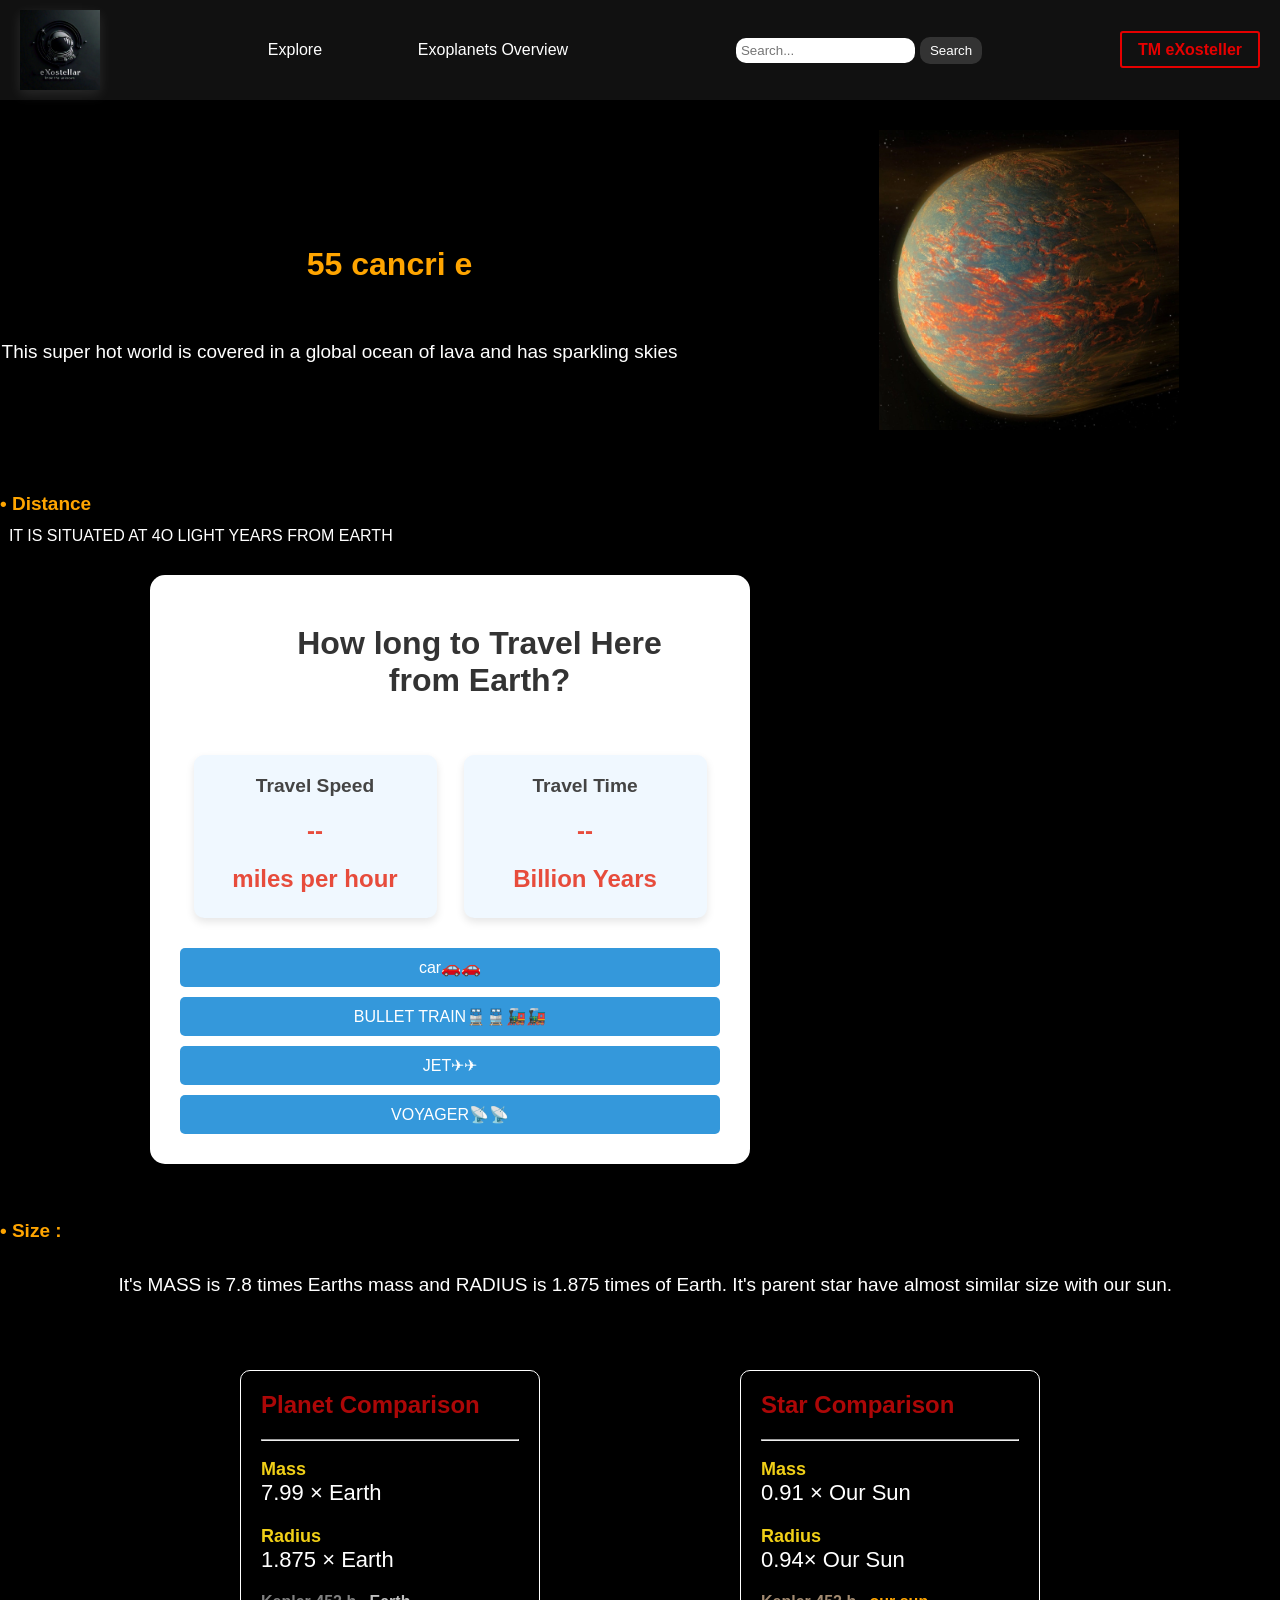
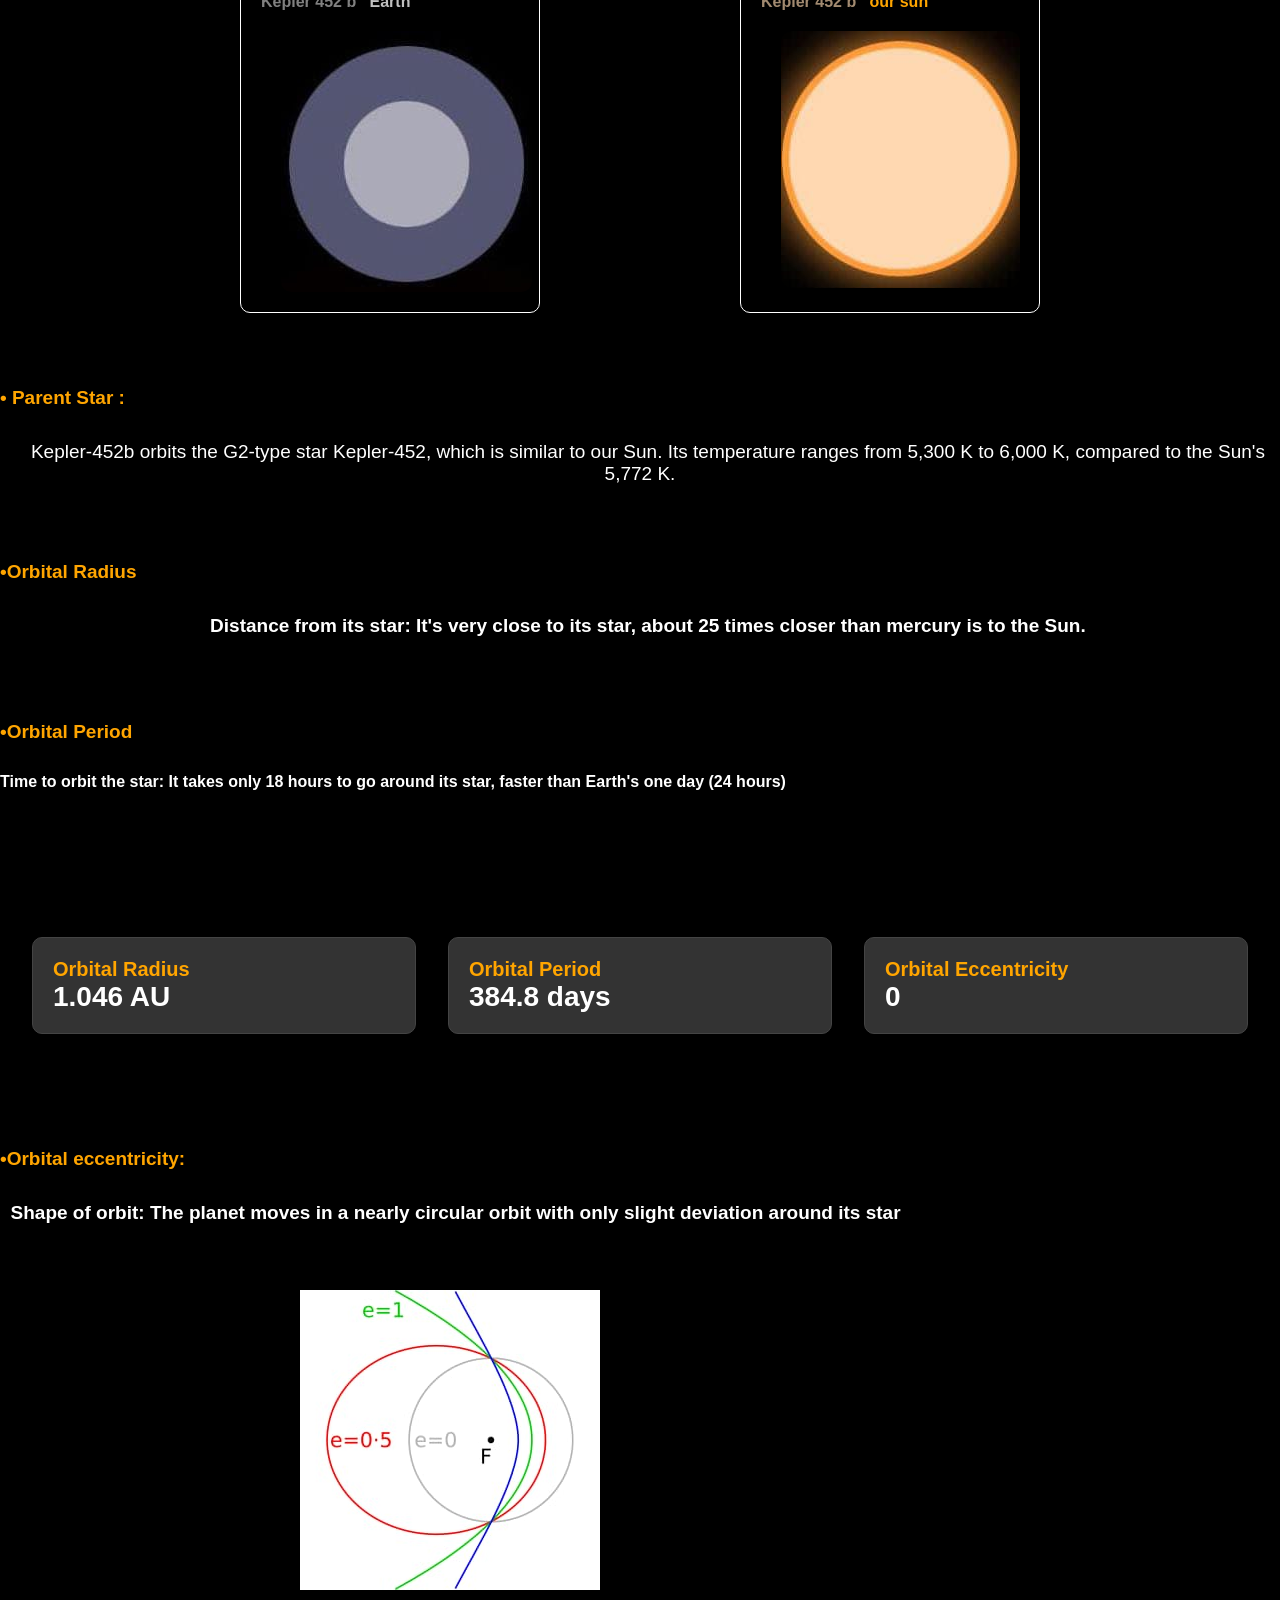
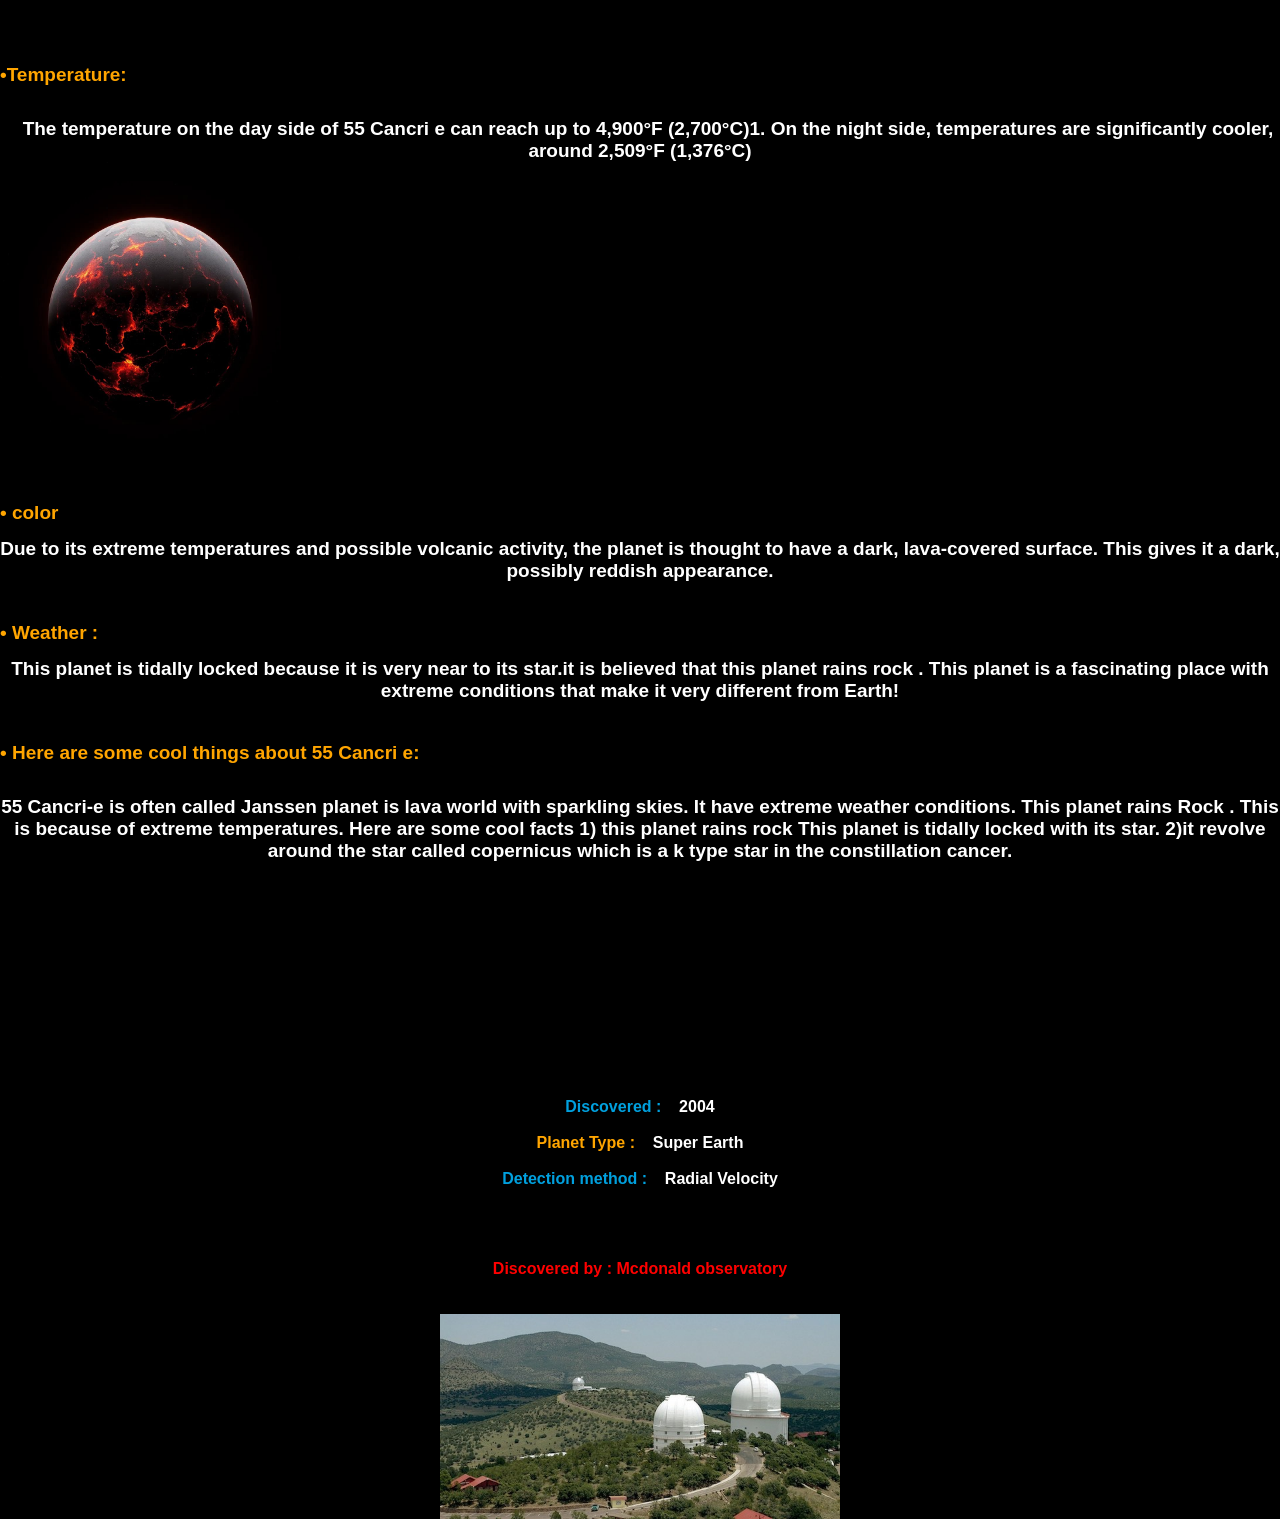
<file: Cancri e.html>
<html>
 <head>
   <title>55 cancri e</title>
   <link href="stylenasa.css" rel="stylesheet">
<style>
    .proxima-img{
width:600px;
height:600px;
margin-right: 1px;
margin-top:30px;
float:right;
}
.keplers h1{
margin-left:100px;
}
.keplers p{
text-align:center;
font-size:19px;
margin-top:20px;
}

h5{
float: left;
font-size:19px;
margin-top:20px;
}
.containert{
    margin-top: 30;
    margin-left: 150px;
}
  /* Container styling */
  .containert {
      background-color: #fff;
      border-radius: 15px;
      padding: 30px;
      width: 80%;
      max-width: 600px;
      box-shadow: 0 8px 16px rgba(0, 0, 0, 0.2);
      text-align: center;
    }

    /* Heading styling */
    h1 {
      font-size: 2rem;
      color: #333;
      margin-bottom: 20px;
    }

    /* Styling the travel info section */
    .travel-info {
      display: flex;
      justify-content: space-around;
      margin-bottom: 30px;
    }

    .info-block {
      background-color: #f0f8ff;
      border-radius: 10px;
      padding: 20px;
      width: 45%;
      box-shadow: 0 4px 8px rgba(0, 0, 0, 0.1);
    }

    .info-block h2 {
      font-size: 1.2rem;
      color: #444;
      margin-bottom: 10px;
    }

    .info-block p {
      font-size: 1.5rem;
      font-weight: bold;
      color: #e74c3c;
      margin-bottom: 5px;
    }

    .unit {
      font-size: 1rem;
      color: #777;
    }

    /* Button group styling */
    .button-group {
      display: flex;
      flex-wrap: wrap;
      justify-content: center;
      gap: 10px;
    }

    .transport-btn {
      background-color: #3498db;
      color: white;
      border: none;
      padding: 10px 20px;
      border-radius: 5px;
      font-size: 1rem;
      cursor: pointer;
      transition: background-color 0.3s ease;
    }

    .transport-btn:hover {
      background-color: #2980b9;
    }

    /* Responsive adjustments */
    @media (max-width: 600px) {
      .travel-info {
        flex-direction: column;
      }

      .info-block {
        width: 100%;
        margin-bottom: 20px;
      }

      .button-group {
        flex-direction: column;
        width: 100%;
      }

      .transport-btn {
        width: 100%;
      }
    }


    .header {
            margin-bottom: 20px;
        }

        .header h1 {
            font-size: 32px;
            color: #fff;
        }

        .header p {
            font-size: 18px;
            color: #aaa;
        }

        .info {
            display: flex;
            justify-content: space-evenly;
            margin-bottom: 40px;
        }

        .info-item {
            font-size: 20px;
            background-color: #333;
            border: 1px solid #444;
            padding: 20px;
            width: 30%;
            border-radius: 10px;
        }

        .info-item .label {
            font-weight: bold;
            color: #ffa500;
        }

        .info-item .value {
            font-size: 28px;
            color: #fff;
        }

        .container {
            display: flex;
            justify-content: center;
            gap: 200px;
        }

        .comparison-card {
            background-color: #000000;
            border: 1px solid #ffffff;
            border-radius: 10px;
            padding: 20px;
            width: 300px;
        }

        .comparison-card h2 {
            font-size: 24px;
            margin-bottom: 20px;
            color: #ac0707;
        }

        .comparison-card .item {
            margin-bottom: 20px;
        }

        .comparison-card .label {
            font-weight: bold;
            font-size: 18px;
            color: #f0cf17;
        }

        .comparison-card .value {
            font-size: 22px;
            color: #ffffff; /* Orange color */
        }

        .comparison-card img {
            max-width: 100%;
            border-radius: 10px;
            margin-top: 20px;
        }
        .comparison-card img{
         margin-left: 20px;
        }
        .orbital{
margin-left: 300px;
        }
    </style>
 </head>   
<body>
    <nav class="navbar">
        <div class="logo">
            <a href="nasa.html">
            <img src="logo.jpg" alt="NASA Logo">
            </a>
        </div>
        <ul class="nav-links">
            <li><a href="gallery.html">Explore</a></li>
            <li>
                <a href="#">Exoplanets Overview</a>
                <ul class="dropdown">
                    <li><a href="kepler.html">Kepler-452b</a></li>
                    <li><a href="proxima.html">Proxima centuri b</a></li>
                    <li><a href="Cancri e.html"> 55 cancri e</a></li>
                    <li><a href="teagarden.html">Teegarden's star b</a></li>
                </ul>
            </li>
           
        </ul>
        <div class="search-box">
            <input type="text" id="searchInput" placeholder="Search...">
            <button id="searchButton">Search</button>
        </div>
        <div class="live">
            <a href="#" id="openModal">TM eXosteller</a>
        </div>
    </nav>

    <!-- The Modal for Review Form -->
    <div id="reviewModal" class="modal">
        <div class="modal-content">
            <span class="close">&times;</span>
            <h2 class="teaminside">Team eXosteller</h2>
            <br>
            <hr>
            <br>
            <form id="reviewForm">
                <div class="form-group">
                    <label for="project">Project Name:</label>
                    <br>
                   <h4 class="teaminside"><b>Exoplanets Discoveries</b></h4>
                </div>

                <div class="form-group">
                    <label for="review">share your feedback:</label>
                    <textarea id="review" placeholder="Enter your review" required></textarea>
                </div>

                <div class="form-group">
                    <label>please rate our project:</label>
                    <div class="star-rating">
                        <input type="radio" name="rating" id="star5" value="5" required><label for="star5">&#9733;</label>
                        <input type="radio" name="rating" id="star4" value="4"><label for="star4">&#9733;</label>
                        <input type="radio" name="rating" id="star3" value="3"><label for="star3">&#9733;</label>
                        <input type="radio" name="rating" id="star2" value="2"><label for="star2">&#9733;</label>
                        <input type="radio" name="rating" id="star1" value="1"><label for="star1">&#9733;</label>
                    </div>
                </div>

                <button type="submit">Submit Review</button>
            </form>
        </div>
    </div>
    <div class="keplers">
        
    <div class="proxima-img">
      <img src="exoplanet-t.jpg" width="300px" height="300px"  style="margin-left: 200px;">
    </div>
    <br><br><br><br><br><br><br>
    <center><h1><b><font color="orange"> 55 cancri e</font></b></h1></center>
    <br>
    <p>
      This super hot world is covered in a global ocean of lava and has sparkling skies
    </p>
    <br><br><br>
        <br><br>
       
        <h5><font color="orange">• Distance</font> <br></h5>
      <br><br><br>&nbsp;&nbsp;IT IS SITUATED AT 4O LIGHT YEARS FROM EARTH

        <br>
  </p>
    <div class="containert">
        <h1>How long to Travel Here from Earth?</h1>
        <br><br>
        <div class="travel-info">
          <div class="info-block">
            <h2>Travel Speed</h2>
            <p id="speedValue">--</p>
            <p class="unit"> miles per hour</p>
          </div>
          <div class="info-block">
            <h2>Travel Time</h2>
            <p id="timeValue">--</p>
            <p class="unit">Billion Years</p>
          </div>
        </div>
        <div class="transport-options">
          <div class="button-group">
            <button onclick="calculateTime('auto')" class="transport-btn">car🚗🚗</button>
            <button onclick="calculateTime('bullet')" class="transport-btn">BULLET TRAIN🚆🚆🚂🚂</button>
            <button onclick="calculateTime('jet')" class="transport-btn">JET✈✈</button>
            <button onclick="calculateTime('voyager')" class="transport-btn">VOYAGER📡📡</button>
          
          </div>
        </div>
      </div>
      <br><br>
      <h5><font color="orange">• Size :</font> <br></h5>
      <br><br><br>
      <p>&nbsp;&nbsp;It's MASS	is 7.8 times Earths mass and 
        RADIUS is 1.875 times of Earth. It's parent star have almost similar size with our sun.<br>
  </p><br><br><br>
        
  
      
        <div class="container">

          <!-- Planet Comparison Card -->
          <div class="comparison-card">
              <h2>Planet Comparison</h2>
              <hr><br>
              <div class="item">
                  <span class="label">Mass</span><br>
                  <span class="value">7.99 × Earth</span>
              </div>
              <div class="item">
                  <span class="label">Radius</span><br>
                  <span class="value">1.875 × Earth</span>
              </div>
  
              <!-- Image for planet comparison -->
               <b><font color="grey">Kepler 452 b</font>&nbsp;&nbsp;&nbsp;<font color="silver">Earth</font></b>
              <img src="cancri7.jfif" alt="Kepler-452b vs Earth">
          </div>
  
          <!-- Star Comparison Card -->
          <div class="comparison-card">
              <h2>Star Comparison</h2>
              <hr><br>
              <div class="item">
                  <span class="label">Mass</span><br>
                  <span class="value">0.91 × Our Sun</span>
              </div>
              <div class="item">
                  <span class="label">Radius</span><br>
                  <span class="value">0.94× Our Sun</span>
              </div>
              
              <!-- Image for star comparison -->
              <b><font color="#a28a70">Kepler 452 b</font>&nbsp;&nbsp;&nbsp;<font color="orange">our sun</font></b>
              <img src="cancri8.jfif" alt="Kepler-452 vs Sun">
          </div>
  
      </div>
      <br><br><br>
     
      <h5><font color="orange">• Parent Star :</font> <br></h5>
      <br><br><br>
      <p>&nbsp;&nbsp;
          Kepler-452b orbits the G2-type star Kepler-452, which is similar to our Sun. Its temperature ranges from 5,300 K to 6,000 K, compared to the Sun's 5,772 K.<br>
  </p>  
      
        <br><br>
        <h5><font color="orange">•Orbital Radius  </font> <br></h5>
      <br><br><br>
      <p>&nbsp;&nbsp; 
        
 <b>Distance from its star: It's very close to its star, about 25 times closer than mercury is to the Sun.
  <br><br><br>
  <h5><font color="orange">•Orbital Period    </font> <br></h5>
 <br><br><br><br>
 Time to orbit the star: It takes only 18 hours to go around its star, faster than Earth's one day (24 hours)
        <br>
  </p>
  <br><br><br><br><br><br> <br>

        <!-- Info Section -->
      <div class="info">
        <div class="info-item">
            <span class="label">Orbital Radius</span><br>
            <span class="value">1.046 AU</span>
        </div>
        <div class="info-item">
            <span class="label">Orbital Period</span><br>
            <span class="value">384.8 days</span>
        </div>
        <div class="info-item">
            <span class="label">Orbital Eccentricity</span><br>
            <span class="value">0</span>
        </div>
    </div>

        <br><br><br>
        <h5><font color="orange">•Orbital eccentricity:</font> <br></h5>
        <br><br><br>
        <h5> 
            &nbsp;&nbsp;Shape of orbit: The planet moves in a nearly circular orbit with only slight deviation around its star
        </h5>
    <br><br><br><br><br><br>
    <img src="orbital.jpg" class="orbital"><br><br><br>
    <h5><font color="orange">•Temperature:</font> <br></h5>
      <br><br><br>
      <p>&nbsp;&nbsp;
        The temperature on the day side of 55 Cancri e can reach up to 4,900°F (2,700°C)1. On the night side, temperatures are significantly cooler, around 2,509°F (1,376°C)

       <br>
       <img src="cancri9.jfif" width="300px" height="300px">
  </p>
  <h5><font color="orange">• color</font> <br></h5><br><br>
 <p> Due to its extreme temperatures and possible volcanic activity, the planet is thought to have a dark, lava-covered surface. This gives it a dark, possibly reddish appearance.</p>
 <h5><font color="orange">• Weather :</font> <br></h5><br><br>
 <p> This planet is tidally locked because it is very near to its star.it is believed that this planet rains rock .
  This planet is a fascinating place with extreme conditions that make it very different from Earth!</p>   
 <h5><font color="orange">• Here are some cool things about 55 Cancri e:  </font> <br></h5><br><br><br>
    <p>55 Cancri-e is often called Janssen planet is lava world with sparkling skies.
      It have extreme weather conditions. This planet rains Rock . This is because of extreme temperatures. 
      Here are some cool facts
      <b>1) this planet rains rock 
      This planet is tidally locked with its star.
      2)it revolve around the star called copernicus which is a k type star in the constillation cancer.</b>
  </p>

        <br><br><br><br> <br><br><br><br> <br><br><br><br> 
        <center><b><font color="orande">Discovered :</font>&nbsp;&nbsp;&nbsp;&nbsp;2004<br><br><font color="orange">Planet Type :</font>&nbsp;&nbsp;&nbsp;&nbsp;Super Earth</b></center><b><br><center><font color="orande">Detection method :</font>&nbsp;&nbsp;&nbsp;&nbsp;Radial Velocity</b></center></b>
        <br><br><br><br> 
        <center><b><font color="red">Discovered by : Mcdonald observatory</font></b></center><br><br>
        <center><img src="cancri6.jfif" width="400px" height="400px"></center>
<!-- JavaScript for Sliding Functionality -->
<script>
    function calculateTime(mode) {
      let speed, time;

      switch (mode) {
  case 'auto':
    speed = 0.06; // Million miles per hour
    time = 746667; // Years
    break;
  case 'bullet':
    speed = 0.2; // Million miles per hour
    time = 224000; // Years
    break;
  case 'jet':
    speed = 0.6; // Million miles per hour
    time = 74667; // Years
    break;
  case 'voyager':
    speed = 0.038; // Million miles per hour (Voyager 1 speed)
    time = 1,178,947; // Years
    break;
  case 'light':
    speed = 670.616; // Million miles per hour (Speed of light)
    time = 41; // Years
    break;
  default:
    speed = '--';
    time = '--';
}


      document.getElementById('speedValue').innerText = speed;
      document.getElementById('timeValue').innerText = time;
    }
  </script>
<script>
    // Get modal and open/close elements
    var modal = document.getElementById("reviewModal");
    var btn = document.getElementById("openModal");
    var span = document.getElementsByClassName("close")[0];
    var pageContent = document.querySelector(".page-content");

btn.onclick = function() {
modal.style.display = "block";
pageContent.style.opacity = "10"; // Reduce opacity of the page content
}

span.onclick = function() {
modal.style.display = "none";
pageContent.style.opacity = "1"; // Reset opacity when modal is closed
}

window.onclick = function(event) {
if (event.target == modal) {
    modal.style.display = "none";
    pageContent.style.opacity = "1"; // Reset opacity when modal is closed
}
}

    // Handle form submission
    document.getElementById('reviewForm').addEventListener('submit', function(e) {
        e.preventDefault(); // Prevent default form submission
        
        // Display a success message or clear the form
        alert("Thank you for your review!");

        // Close modal after submission
        modal.style.display = "none";

        // Clear form inputs
        document.getElementById('reviewForm').reset();
    });
</script>
</body>
</html>
</file>
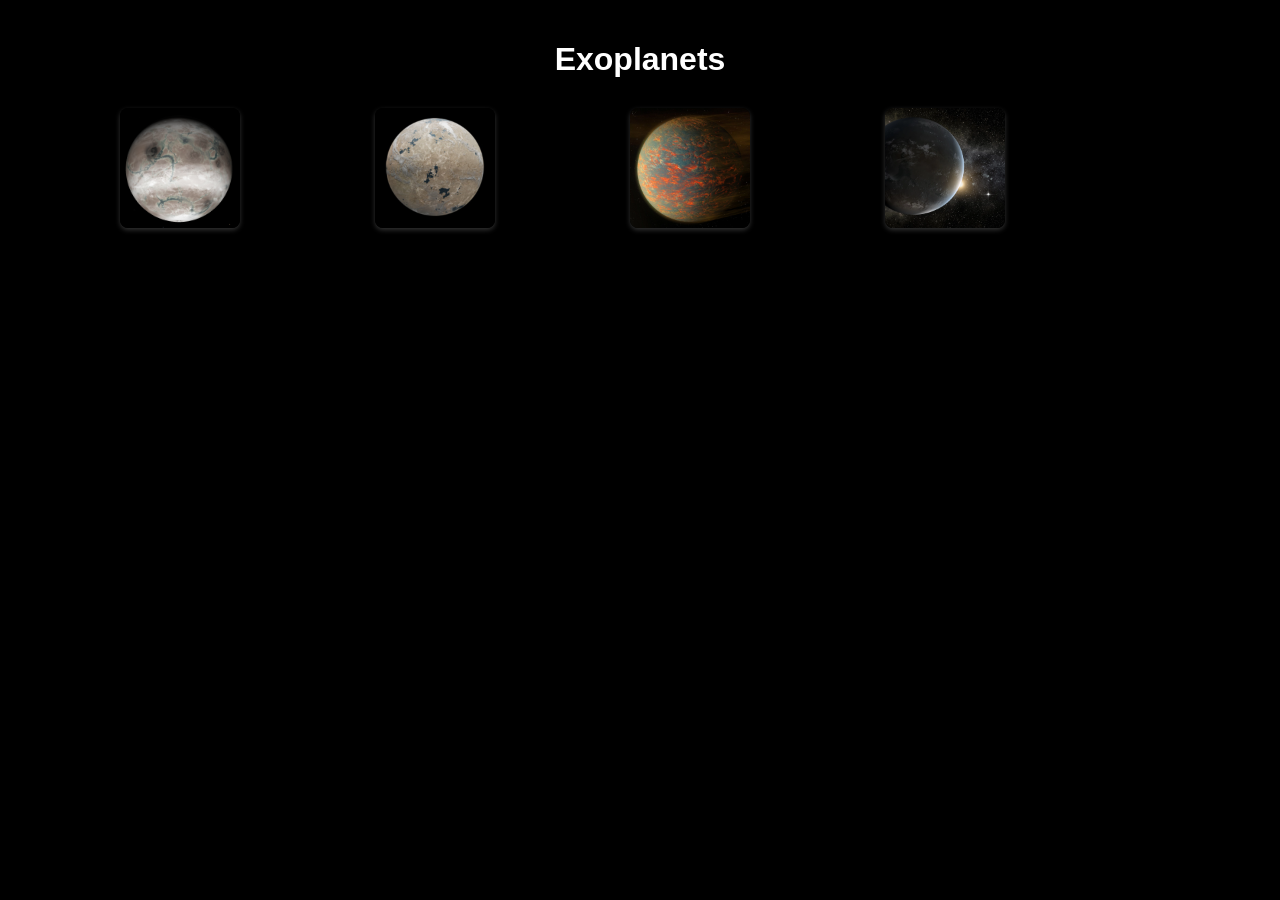
<file: gallery.html>
<!DOCTYPE html>
<html lang="en">
<head>
    <meta charset="UTF-8">
    <meta name="viewport" content="width=device-width, initial-scale=1.0">
    <title>Image Gallery with Captions</title>
    <style>
        body {
            font-family: Arial, sans-serif;
            margin: 0;
            padding: 20px;
            background-color: #000; /* Black background */
        }

        h1 {
            text-align: center;
            color: #fff; /* White text */
            margin-bottom: 30px;
        }

        .gallery {
            display: grid;
            grid-template-columns: repeat(auto-fill, minmax(200px, 1fr));
            gap: 35px;
        }

        .gallery-item {
            position: relative;
            overflow: hidden;
            border-radius: 8px;
            box-shadow: 0 2px 5px rgba(255, 255, 255, 0.2);
            margin-left: 100px;
        }

        .gallery-item img {
            width: 100%;
            height: 100%;
            object-fit: cover; /* Ensures the image covers the grid item */
            display: block;
        }

        .caption {
            position: absolute;
            bottom: 0;
            left: 0;
            right: 0;
            background-color: rgba(0, 0, 0, 0.7); /* Semi-transparent background */
            color: #fff; /* White text */
            padding: 10px;
            text-align: center;
            opacity: 0;
            transition: opacity 0.3s ease;
        }

        .gallery-item:hover .caption {
            opacity: 1; /* Show caption on hover */
        }
        .gallery {
            display: grid;
            grid-template-columns: repeat(auto-fill, minmax(200px, 1fr));
            gap: 35px;
        }

        .gallery-item {
            position: relative;
            overflow: hidden;
            border-radius: 8px;
            box-shadow: 0 2px 5px rgba(255, 255, 255, 0.2);
            margin-left: 100px;
        }

        .gallery-item img {
            width: 100%;
            height: 100%;
            object-fit: cover; /* Ensures the image covers the grid item */
            display: block;
        }
    </style>
</head>
<body>
    <h1>Exoplanets</h1>
    <div class="gallery">
        <div class="gallery-item">
            <img src="exoplanet-k.PNG" alt="Image 1">
            <div class="caption">Kepler-452b</div>
        </div>
        <div class="gallery-item">
            <img src="exoplanet-p.jpg" alt="Image 2">
            <div class="caption">Proxima centuri b</div>
        </div>
        <div class="gallery-item">
            <img src="exoplanet-t.jpg" alt="Image 3">
            <div class="caption">55 cancri e</div>
        </div>
        <div class="gallery-item">
            <img src="tea1.jpg" alt="Image 4">
            <div class="caption">Teegarden's star b</div>
        </div>
        
        <!-- Add more images as needed -->
        
    </div>
</body>
</html>
</file>
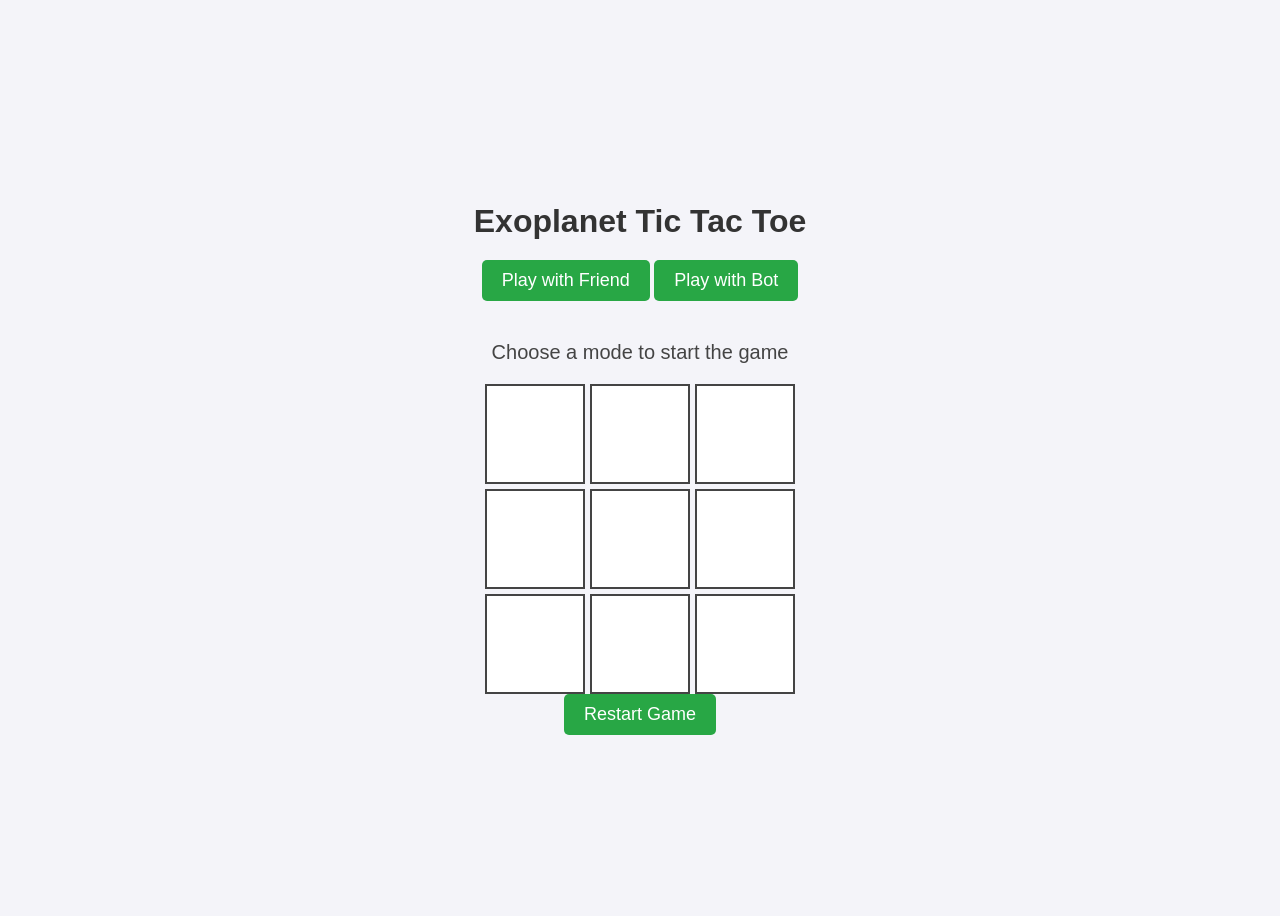
<file: game.html>
<!DOCTYPE html>
<html lang="en">
<head>
    <meta charset="UTF-8">
    <meta name="viewport" content="width=device-width, initial-scale=1.0">
    <title>Exoplanet Tic Tac Toe</title>
    <style>
        * {
            box-sizing: border-box;
        }

        body {
            font-family: Arial, sans-serif;
            display: flex;
            justify-content: center;
            align-items: center;
            height: 100vh;
            background-color: #f4f4f9;
        }

        h1 {
            text-align: center;
            margin-bottom: 20px;
            color: #333;
        }

        .container {
            display: flex;
            flex-direction: column;
            align-items: center;
        }

        .board {
            display: grid;
            grid-template-columns: repeat(3, 100px);
            grid-template-rows: repeat(3, 100px);
            gap: 5px;
        }

        .cell {
            width: 100px;
            height: 100px;
            display: flex;
            justify-content: center;
            align-items: center;
            cursor: pointer;
            background-color: #fff;
            border: 2px solid #444;
            transition: background-color 0.3s;
        }

        .cell img {
            width: 90%;
            height: 90%;
            display: none;
        }

        .cell:hover {
            background-color: #f0f0f0;
        }

        .status {
            margin: 20px 0;
            font-size: 20px;
            color: #444;
        }

        .restart-btn, .mode-select-btn {
            padding: 10px 20px;
            font-size: 18px;
            background-color: #28a745;
            color: white;
            border: none;
            border-radius: 5px;
            cursor: pointer;
        }

        .restart-btn:hover, .mode-select-btn:hover {
            background-color: #218838;
        }

        .popper {
            display: none;
            margin-top: 20px;
            font-size: 30px;
            color: #dc3545;
        }

        .mode-select {
            margin-bottom: 20px;
        }
    </style>
</head>
<body>
    <div class="container">
        <h1>Exoplanet Tic Tac Toe</h1>
        
        <div class="mode-select">
            <button class="mode-select-btn" id="playFriend">Play with Friend</button>
            <button class="mode-select-btn" id="playBot">Play with Bot</button>
        </div>

        <div class="status">Choose a mode to start the game</div>
        <div class="board">
            <div class="cell" data-index="0"><img src="exoplanet1.jpg" alt="Exoplanet 1"></div>
            <div class="cell" data-index="1"><img src="exoplanet1.jpg" alt="Exoplanet 1"></div>
            <div class="cell" data-index="2"><img src="exoplanet1.jpg" alt="Exoplanet 1"></div>
            <div class="cell" data-index="3"><img src="exoplanet1.jpg" alt="Exoplanet 1"></div>
            <div class="cell" data-index="4"><img src="exoplanet1.jpg" alt="Exoplanet 1"></div>
            <div class="cell" data-index="5"><img src="exoplanet1.jpg" alt="Exoplanet 1"></div>
            <div class="cell" data-index="6"><img src="exoplanet1.jpg" alt="Exoplanet 1"></div>
            <div class="cell" data-index="7"><img src="exoplanet1.jpg" alt="Exoplanet 1"></div>
            <div class="cell" data-index="8"><img src="exoplanet1.jpg" alt="Exoplanet 1"></div>
        </div>
        <button class="restart-btn">Restart Game</button>
        <div class="popper">🎉 Winner! 🎉</div>
    </div>

    <script>
        const cells = document.querySelectorAll('.cell');
        const statusText = document.querySelector('.status');
        const restartBtn = document.querySelector('.restart-btn');
        const popper = document.querySelector('.popper');
        const playFriendBtn = document.getElementById('playFriend');
        const playBotBtn = document.getElementById('playBot');
        
        let board = ['', '', '', '', '', '', '', '', ''];
        let currentPlayer = '1'; // Player 1 for Exoplanet 1, Player 2 for Exoplanet 2
        let isGameActive = false;
        let playWithBot = false;

        const exoplanet1Img = 'exoplanet1.jpg'; // Replace with the actual path to Exoplanet 1 image
        const exoplanet2Img = 'exoplanet-p.jpg'; // Replace with the actual path to Exoplanet 2 image

        const winningConditions = [
            [0, 1, 2],
            [3, 4, 5],
            [6, 7, 8],
            [0, 3, 6],
            [1, 4, 7],
            [2, 5, 8],
            [0, 4, 8],
            [2, 4, 6]
        ];

        function handleCellClick(e) {
            const cell = e.target.closest('.cell');
            const index = cell.getAttribute('data-index');

            if (board[index] !== '' || !isGameActive) return;

            updateBoard(cell, index);
            checkWinner();

            if (playWithBot && currentPlayer === '2' && isGameActive) {
                botMove();
            }
        }

        function updateBoard(cell, index) {
            board[index] = currentPlayer;
            const img = cell.querySelector('img');
            img.src = currentPlayer === '1' ? exoplanet1Img : exoplanet2Img;
            img.style.display = 'block';
            cell.style.pointerEvents = 'none';
        }

        function switchPlayer() {
            currentPlayer = currentPlayer === '1' ? '2' : '1';
            statusText.textContent = `Player ${currentPlayer === '1' ? '1' : '2'}'s turn`;
        }

        function checkWinner() {
            let roundWon = false;

            for (let i = 0; i < winningConditions.length; i++) {
                const winCondition = winningConditions[i];
                const a = board[winCondition[0]];
                const b = board[winCondition[1]];
                const c = board[winCondition[2]];

                if (a === '' || b === '' || c === '') continue;
                if (a === b && b === c) {
                    roundWon = true;
                    break;
                }
            }

            if (roundWon) {
                statusText.textContent = `Player ${currentPlayer} wins!`;
                isGameActive = false;
                popper.style.display = 'block';
                return;
            }

            if (!board.includes('')) {
                statusText.textContent = 'It\'s a tie!';
                isGameActive = false;
                return;
            }

            switchPlayer();
        }

        function restartGame() {
            board = ['', '', '', '', '', '', '', '', ''];
            currentPlayer = '1';
            isGameActive = false;
            statusText.textContent = `Choose a mode to start the game`;
            cells.forEach(cell => {
                const img = cell.querySelector('img');
                img.style.display = 'none';
                cell.style.pointerEvents = 'auto';
            });
            popper.style.display = 'none';
        }

        function startGame(withBot) {
            playWithBot = withBot;
            isGameActive = true;
            currentPlayer = '1';
            statusText.textContent = `Player 1's turn`;
        }

        function botMove() {
            let emptyCells = [];
            cells.forEach((cell, index) => {
                if (board[index] === '') {
                    emptyCells.push(index);
                }
            });

            const randomIndex = emptyCells[Math.floor(Math.random() * emptyCells.length)];
            const randomCell = cells[randomIndex];
            updateBoard(randomCell, randomIndex);
            checkWinner();
        }

        playFriendBtn.addEventListener('click', () => startGame(false));
        playBotBtn.addEventListener('click', () => startGame(true));
        cells.forEach(cell => cell.addEventListener('click', handleCellClick));
        restartBtn.addEventListener('click', restartGame);
    </script>
</body>
</html>
</file>
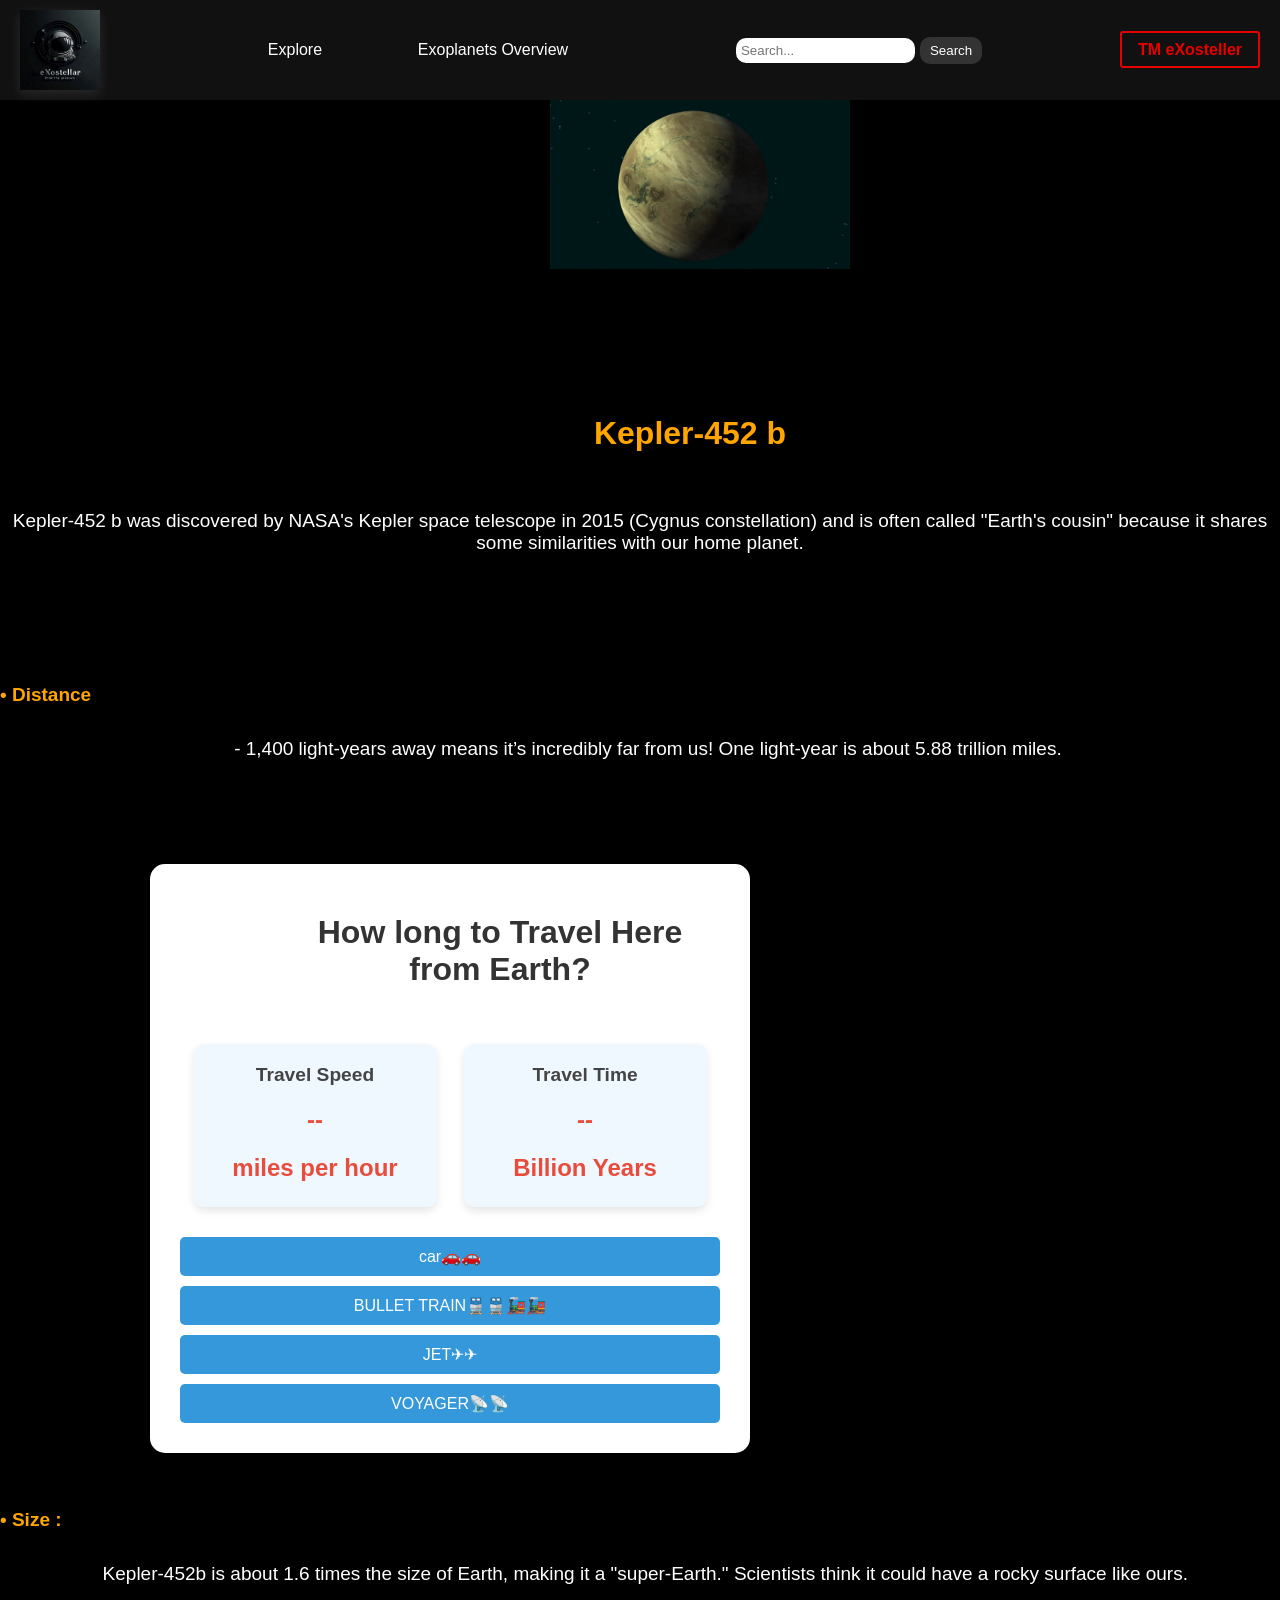
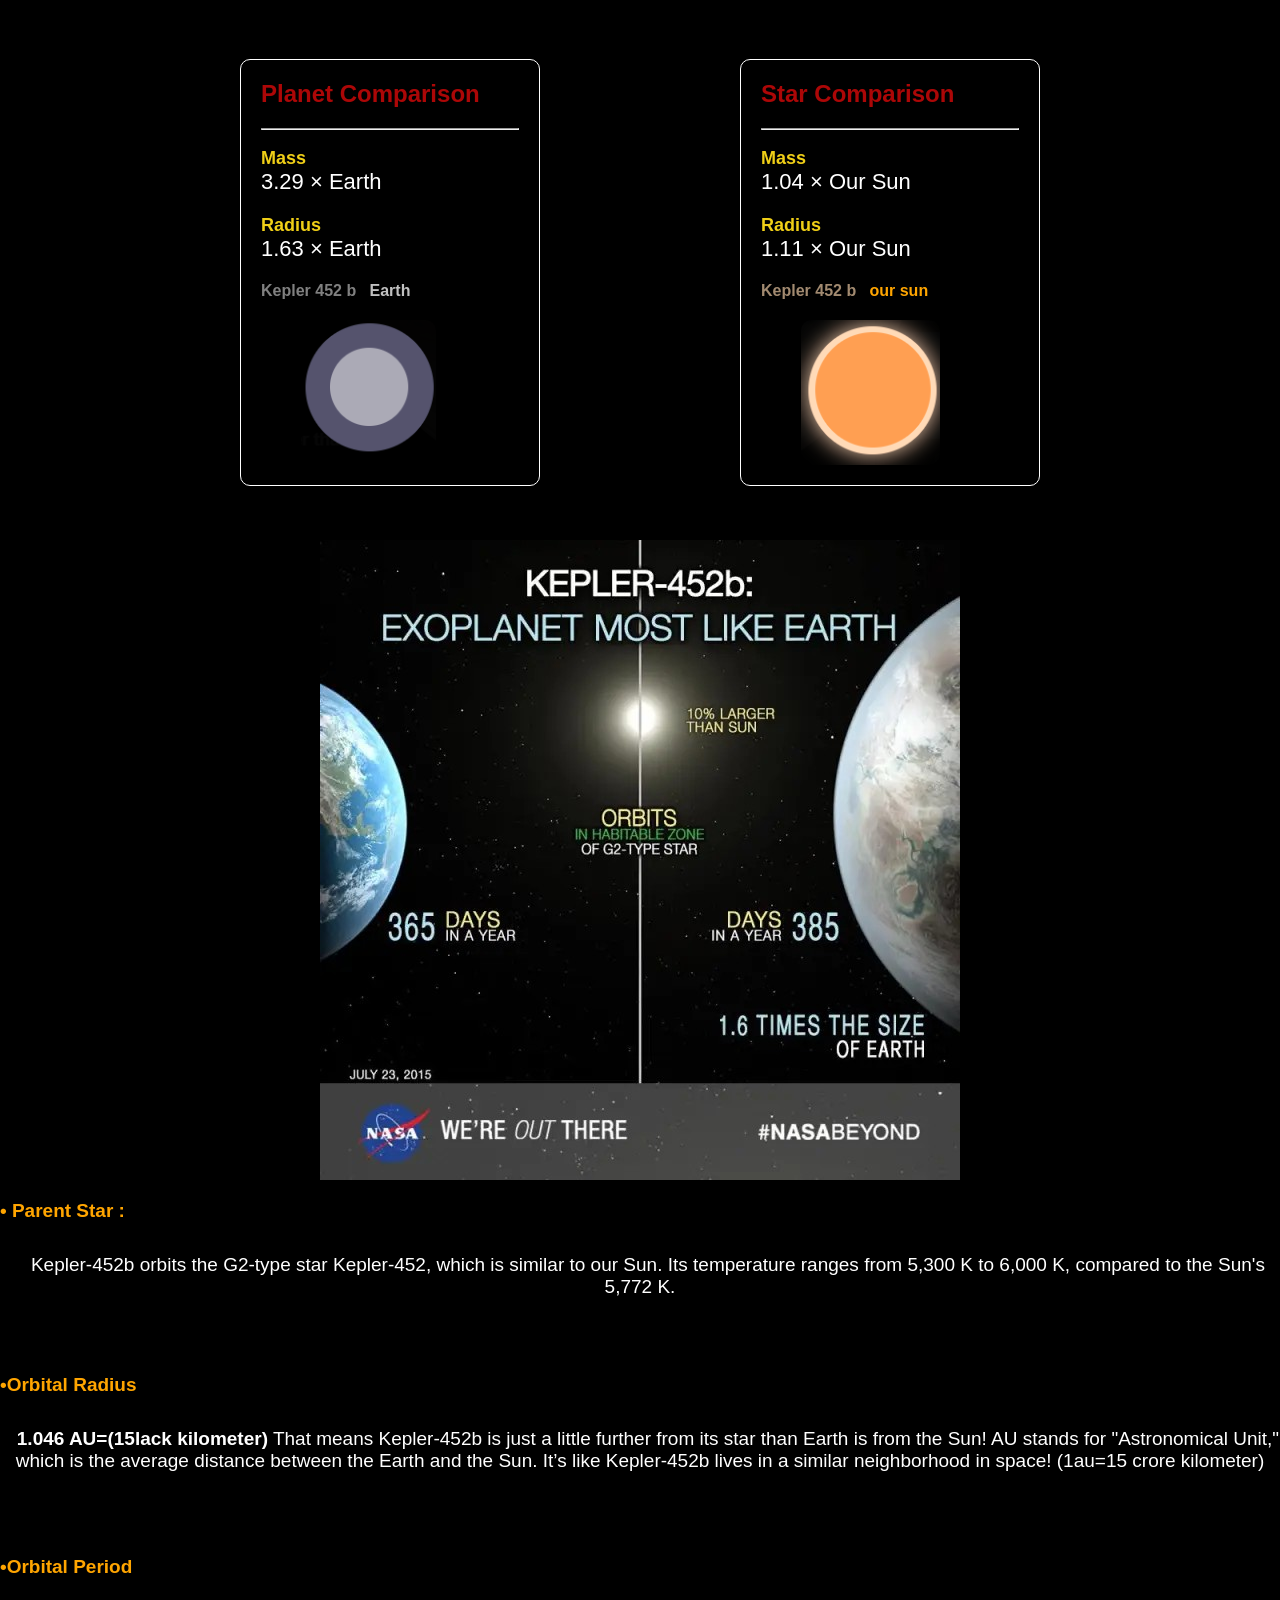
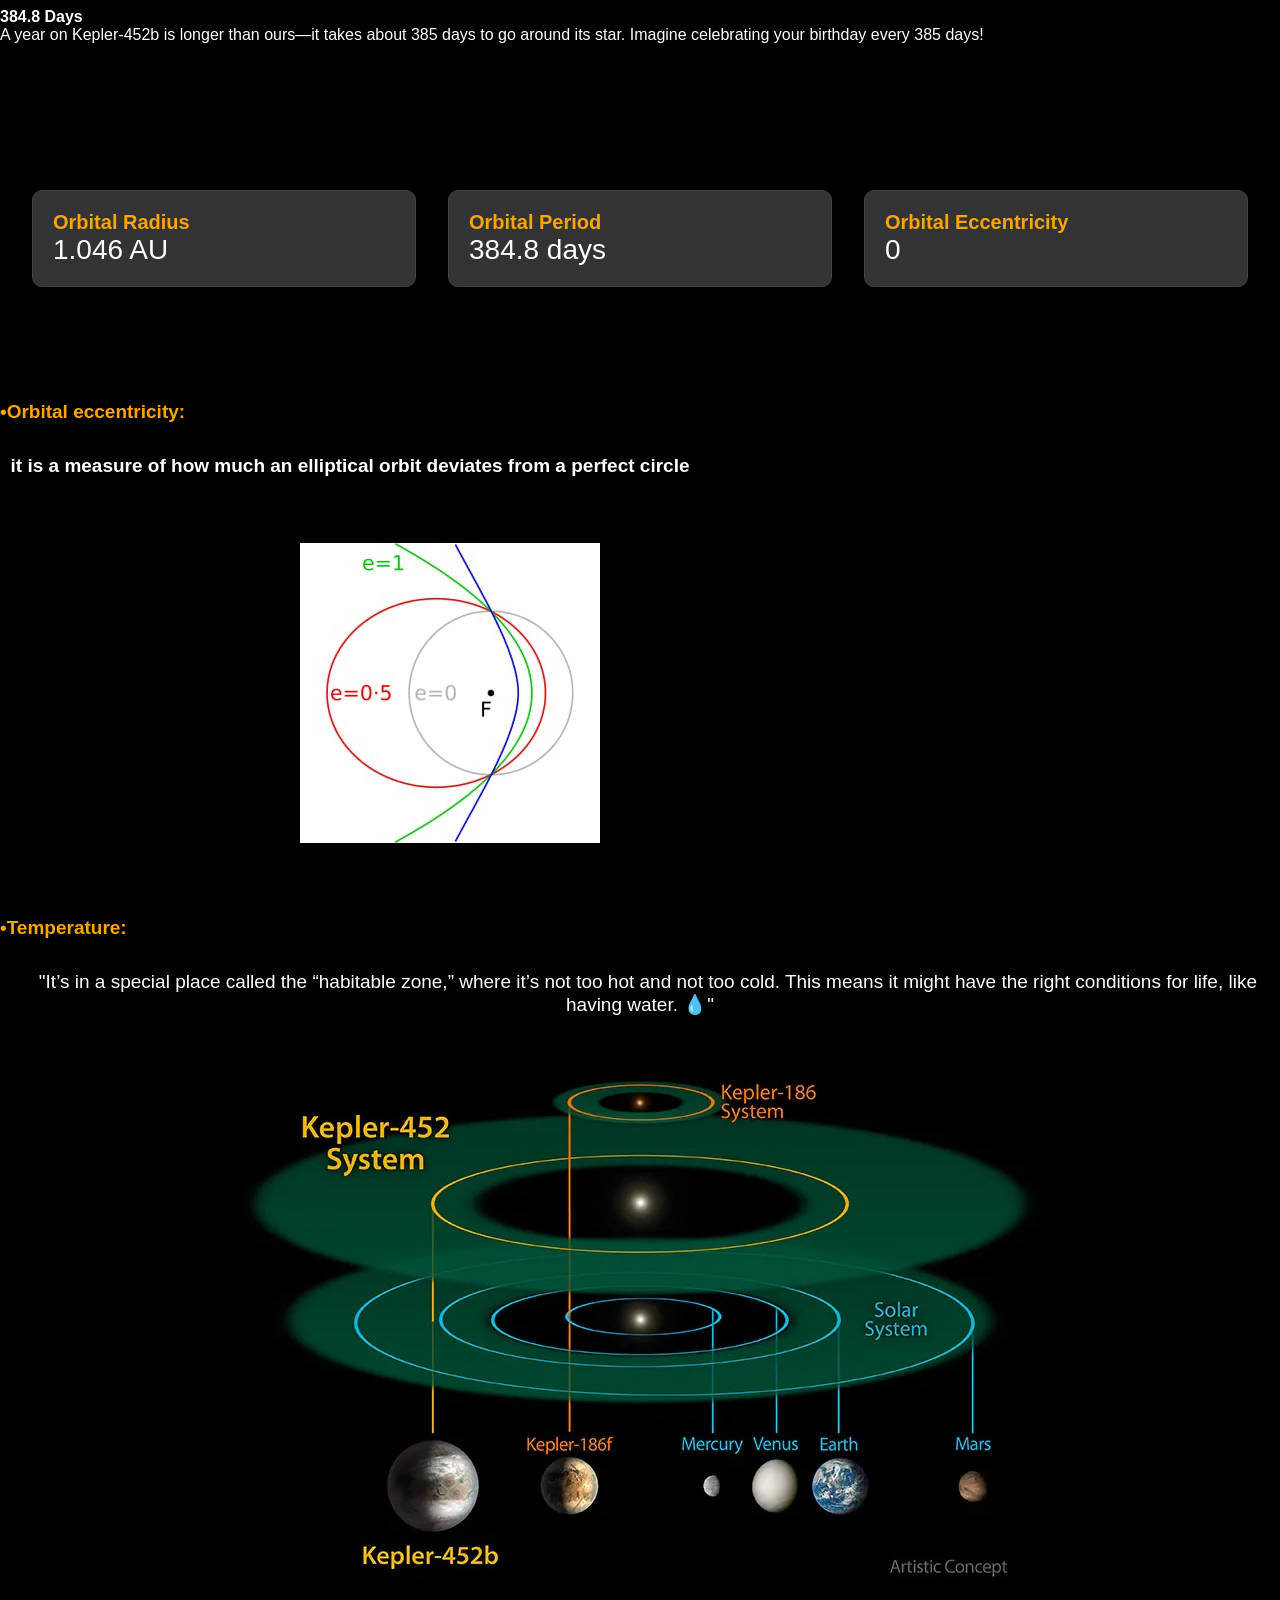
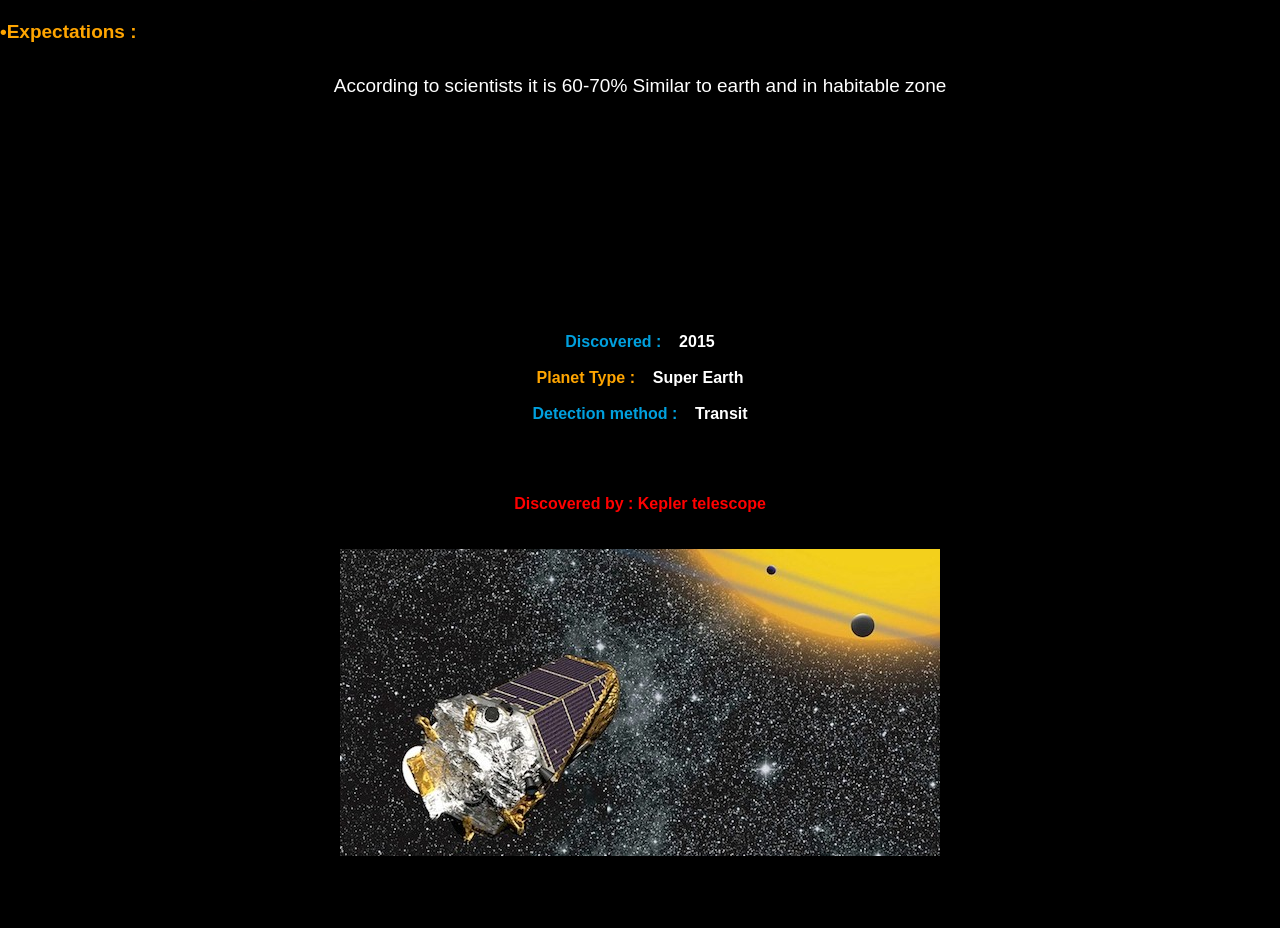
<file: kepler.html>
<html>
 <head>
   <title>Kepler-452b</title>
   <link href="stylenasa.css" rel="stylesheet">
  
<style>
    .kepler img{
margin-right: 1px;
margin-top:40px;
float:right;
}
.keplers h1{
margin-left:100px;
}
.keplers p{
text-align:center;
font-size:19px;
margin-top:20px;
}

h5{
float: left;
font-size:19px;
margin-top:20px;
}
.containert{
    margin-top: 30;
    margin-left: 150px;
}
  /* Container styling */
  .containert {
      background-color: #fff;
      border-radius: 15px;
      padding: 30px;
      width: 80%;
      max-width: 600px;
      box-shadow: 0 8px 16px rgba(0, 0, 0, 0.2);
      text-align: center;
    }

    /* Heading styling */
    h1 {
      font-size: 2rem;
      color: #333;
      margin-bottom: 20px;
    }

    /* Styling the travel info section */
    .travel-info {
      display: flex;
      justify-content: space-around;
      margin-bottom: 30px;
    }

    .info-block {
      background-color: #f0f8ff;
      border-radius: 10px;
      padding: 20px;
      width: 45%;
      box-shadow: 0 4px 8px rgba(0, 0, 0, 0.1);
    }

    .info-block h2 {
      font-size: 1.2rem;
      color: #444;
      margin-bottom: 10px;
    }

    .info-block p {
      font-size: 1.5rem;
      font-weight: bold;
      color: #e74c3c;
      margin-bottom: 5px;
    }

    .unit {
      font-size: 1rem;
      color: #777;
    }

    /* Button group styling */
    .button-group {
      display: flex;
      flex-wrap: wrap;
      justify-content: center;
      gap: 10px;
    }

    .transport-btn {
      background-color: #3498db;
      color: white;
      border: none;
      padding: 10px 20px;
      border-radius: 5px;
      font-size: 1rem;
      cursor: pointer;
      transition: background-color 0.3s ease;
    }

    .transport-btn:hover {
      background-color: #2980b9;
    }

    /* Responsive adjustments */
    @media (max-width: 600px) {
      .travel-info {
        flex-direction: column;
      }

      .info-block {
        width: 100%;
        margin-bottom: 20px;
      }

      .button-group {
        flex-direction: column;
        width: 100%;
      }

      .transport-btn {
        width: 100%;
      }
    }


    .header {
            margin-bottom: 20px;
        }

        .header h1 {
            font-size: 32px;
            color: #fff;
        }

        .header p {
            font-size: 18px;
            color: #aaa;
        }

        .info {
            display: flex;
            justify-content: space-evenly;
            margin-bottom: 40px;
        }

        .info-item {
            font-size: 20px;
            background-color: #333;
            border: 1px solid #444;
            padding: 20px;
            width: 30%;
            border-radius: 10px;
        }

        .info-item .label {
            font-weight: bold;
            color: #ffa500;
        }

        .info-item .value {
            font-size: 28px;
            color: #fff;
        }

        .container {
            display: flex;
            justify-content: center;
            gap: 200px;
        }

        .comparison-card {
            background-color: #000000;
            border: 1px solid #ffffff;
            border-radius: 10px;
            padding: 20px;
            width: 300px;
        }

        .comparison-card h2 {
            font-size: 24px;
            margin-bottom: 20px;
            color: #ac0707;
        }

        .comparison-card .item {
            margin-bottom: 20px;
        }

        .comparison-card .label {
            font-weight: bold;
            font-size: 18px;
            color: #f0cf17;
        }

        .comparison-card .value {
            font-size: 22px;
            color: #ffffff; /* Orange color */
        }

        .comparison-card img {
            max-width: 100%;
            border-radius: 10px;
            margin-top: 20px;
        }
        .comparison-card img{
         margin-left: 40px;
        }
        .orbital{
margin-left: 300px;
        }
    </style>
 </head>   
<body>
    <nav class="navbar">
        <div class="logo">
            <a href="nasa.html">
            <img src="logo.jpg" alt="NASA Logo">
            </a>
        </div>
        <ul class="nav-links">
            <li><a href="gallery.html">Explore</a></li>
            <li>
                <a href="#">Exoplanets Overview</a>
                <ul class="dropdown">
                    <li><a href="kepler.html">Kepler-452b</a></li>
                    <li><a href="proxima.html">Proxima centuri b</a></li>
                    <li><a href="Cancri e.html"> 55 cancri e</a></li>
                    <li><a href="teagarden.html">Tea Garden's star b</a></li>
                </ul>
            </li>
           
        </ul>
        <div class="search-box">
            <input type="text" id="searchInput" placeholder="Search...">
            <button id="searchButton">Search</button>
        </div>
        <div class="live">
            <a href="#" id="openModal">TM eXosteller</a>
        </div>
    </nav>

    <!-- The Modal for Review Form -->
    <div id="reviewModal" class="modal">
        <div class="modal-content">
            <span class="close">&times;</span>
            <h2 class="teaminside">Team eXosteller</h2>
            <br>
            <hr>
            <br>
            <form id="reviewForm">
                <div class="form-group">
                    <label for="project">Project Name:</label>
                    <br>
                   <h4 class="teaminside"><b>Exoplanets Discoveries</b></h4>
                </div>

                <div class="form-group">
                    <label for="review">share your feedback:</label>
                    <textarea id="review" placeholder="Enter your review" required></textarea>
                </div>

                <div class="form-group">
                    <label>please rate our project:</label>
                    <div class="star-rating">
                        <input type="radio" name="rating" id="star5" value="5" required><label for="star5">&#9733;</label>
                        <input type="radio" name="rating" id="star4" value="4"><label for="star4">&#9733;</label>
                        <input type="radio" name="rating" id="star3" value="3"><label for="star3">&#9733;</label>
                        <input type="radio" name="rating" id="star2" value="2"><label for="star2">&#9733;</label>
                        <input type="radio" name="rating" id="star1" value="1"><label for="star1">&#9733;</label>
                    </div>
                </div>

                <button type="submit">Submit Review</button>
            </form>
        </div>
    </div>
    <div class="keplers">
        
    
        <img src="kepler6.jfif" width="300px" height="300px"  style="margin-left: 550px;">
    
    <br><br><br><br><br><br><br>
    <center><h1><b><font color="orange">Kepler-452 b</font></b></h1></center>
    <br>
    <p>
        Kepler-452 b was discovered by NASA's Kepler space telescope in 2015 (Cygnus constellation) and is often called "Earth's cousin" because it shares some similarities with our home planet.
    </p>
    <br><br><br>
        <br><br>
         <h5><font color="orange">• Distance</font> <br></h5>
        <br><br><br>
        <p>&nbsp;&nbsp;
            -   1,400 light-years away means it’s incredibly far from us! One light-year is about 5.88 trillion miles.<br>
    </p> <br><br><br>
    <div class="containert">
        <h1>How long to Travel Here from Earth?</h1>
        <br><br>
        <div class="travel-info">
          <div class="info-block">
            <h2>Travel Speed</h2>
            <p id="speedValue">--</p>
            <p class="unit"> miles per hour</p>
          </div>
          <div class="info-block">
            <h2>Travel Time</h2>
            <p id="timeValue">--</p>
            <p class="unit">Billion Years</p>
          </div>
        </div>
        <div class="transport-options">
          <div class="button-group">
            <button onclick="calculateTime('auto')" class="transport-btn">car🚗🚗</button>
            <button onclick="calculateTime('bullet')" class="transport-btn">BULLET TRAIN🚆🚆🚂🚂</button>
            <button onclick="calculateTime('jet')" class="transport-btn">JET✈✈</button>
            <button onclick="calculateTime('voyager')" class="transport-btn">VOYAGER📡📡</button>
           
          </div>
        </div>
      </div>
      <br><br>
      <h5><font color="orange">• Size :</font> <br></h5>
      <br><br><br>
      <p>&nbsp;&nbsp;Kepler-452b is about 1.6 times the size of Earth, making it a "super-Earth." Scientists think it could have a rocky surface like ours.<br>
  </p><br><br><br>
        
  
      
        <div class="container">

          <!-- Planet Comparison Card -->
          <div class="comparison-card">
              <h2>Planet Comparison</h2>
              <hr><br>
              <div class="item">
                  <span class="label">Mass</span><br>
                  <span class="value">3.29 × Earth</span>
              </div>
              <div class="item">
                  <span class="label">Radius</span><br>
                  <span class="value">1.63 × Earth</span>
              </div>
  
              <!-- Image for planet comparison -->
               <b><font color="grey">Kepler 452 b</font>&nbsp;&nbsp;&nbsp;<font color="silver">Earth</font></b>
              <img src="comp1.PNG" alt="Kepler-452b vs Earth">
          </div>
  
          <!-- Star Comparison Card -->
          <div class="comparison-card">
              <h2>Star Comparison</h2>
              <hr><br>
              <div class="item">
                  <span class="label">Mass</span><br>
                  <span class="value">1.04 × Our Sun</span>
              </div>
              <div class="item">
                  <span class="label">Radius</span><br>
                  <span class="value">1.11 × Our Sun</span>
              </div>
              
              <!-- Image for star comparison -->
              <b><font color="#a28a70">Kepler 452 b</font>&nbsp;&nbsp;&nbsp;<font color="orange">our sun</font></b>
              <img src="comp2.PNG" alt="Kepler-452 vs Sun">
          </div>
  
      </div>
      <br><br><br>
      <center><img src="kepler7.jfif" alt="Kepler-452 vs Sun"></center>
      <h5><font color="orange">• Parent Star :</font> <br></h5>
      <br><br><br>
      <p>&nbsp;&nbsp;
          Kepler-452b orbits the G2-type star Kepler-452, which is similar to our Sun. Its temperature ranges from 5,300 K to 6,000 K, compared to the Sun's 5,772 K.<br>
  </p>  
      
        <br><br>
        <h5><font color="orange">•Orbital Radius  </font> <br></h5>
      <br><br><br>
      <p>&nbsp;&nbsp; 
        
 <b>1.046 AU=(15lack kilometer)</b>
  That means Kepler-452b is just a little further from its star than Earth is from the Sun! AU stands for "Astronomical Unit," which is the average distance between the Earth and the Sun. It’s like Kepler-452b lives in a similar neighborhood in space!
 (1au=15 crore kilometer) 
  <br><br><br>
  <h5><font color="orange">•Orbital Period    </font> <br></h5>
 <br><br><br><br>
 <b>384.8 Days</b><br>
  A year on Kepler-452b is longer than ours—it takes about 385 days to go around its star. Imagine celebrating your birthday every 385 days!
        <br>
  </p>
  <br><br><br><br><br><br> <br>

        <!-- Info Section -->
      <div class="info">
        <div class="info-item">
            <span class="label">Orbital Radius</span><br>
            <span class="value">1.046 AU</span>
        </div>
        <div class="info-item">
            <span class="label">Orbital Period</span><br>
            <span class="value">384.8 days</span>
        </div>
        <div class="info-item">
            <span class="label">Orbital Eccentricity</span><br>
            <span class="value">0</span>
        </div>
    </div>

        <br><br><br>
        <h5><font color="orange">•Orbital eccentricity:</font> <br></h5>
        <br><br><br>
        <h5> 
            &nbsp;&nbsp;it is a measure of how much an elliptical orbit deviates from a perfect circle
        </h5>
    <br><br><br><br><br><br>
    <img src="orbital.jpg" class="orbital"><br><br><br>
    <h5><font color="orange">•Temperature:</font> <br></h5>
      <br><br><br>
      <p>&nbsp;&nbsp;
        "It’s in a special place called the “habitable zone,” where it’s not too hot and not too cold. This means it might have the right conditions for life, like having water. 💧"

       <br>
  </p>
  <center><img src="kepler8.jpg" alt="Kepler-452 vs Sun"></center>
 
    <h5><font color="orange">•Expectations :  </font> <br></h5><br><br><br>
    <p>According to scientists it is 60-70% Similar to earth and in habitable zone
  </p>

        <br><br><br><br> <br><br><br><br> <br><br><br><br> 
        <center><b><font color="orande">Discovered :</font>&nbsp;&nbsp;&nbsp;&nbsp;2015<br><br><font color="orange">Planet Type :</font>&nbsp;&nbsp;&nbsp;&nbsp;Super Earth</b></center><b><br><center><font color="orande">Detection method :</font>&nbsp;&nbsp;&nbsp;&nbsp;Transit</b></center></b>
        <br><br><br><br> 
        <center><b><font color="red">Discovered by : Kepler telescope</font></b></center><br><br>
        <center><img src="kepler10.jfif"></center>
        <br><br><br><br>
<!-- JavaScript for Sliding Functionality -->
<script>
    function calculateTime(mode) {
      let speed, time;

      switch (mode) {
    case 'auto':
        speed = 60; // Million miles per hour
        time = 20; // Years
        break;
    case 'bullet':
        speed = 120; // Million miles per hour
        time = 10; // Years
        break;
    case 'jet':
        speed = 600; // Million miles per hour
        time = 2; // Years
        break;
    case 'voyager':
        speed = 38000; // Million miles per hour (Voyager 1 speed)
        time = 32; // Years
        break;
   
    default:
        speed = '--';
        time = '--';
}

      document.getElementById('speedValue').innerText = speed;
      document.getElementById('timeValue').innerText = time;
    }
  </script>
<script>
    // Get modal and open/close elements
    var modal = document.getElementById("reviewModal");
    var btn = document.getElementById("openModal");
    var span = document.getElementsByClassName("close")[0];
    var pageContent = document.querySelector(".page-content");

btn.onclick = function() {
modal.style.display = "block";
pageContent.style.opacity = "10"; // Reduce opacity of the page content
}

span.onclick = function() {
modal.style.display = "none";
pageContent.style.opacity = "1"; // Reset opacity when modal is closed
}

window.onclick = function(event) {
if (event.target == modal) {
    modal.style.display = "none";
    pageContent.style.opacity = "1"; // Reset opacity when modal is closed
}
}

    // Handle form submission
    document.getElementById('reviewForm').addEventListener('submit', function(e) {
        e.preventDefault(); // Prevent default form submission
        
        // Display a success message or clear the form
        alert("Thank you for your review!");

        // Close modal after submission
        modal.style.display = "none";

        // Clear form inputs
        document.getElementById('reviewForm').reset();
    });
</script>
</body>
</html>
</file>
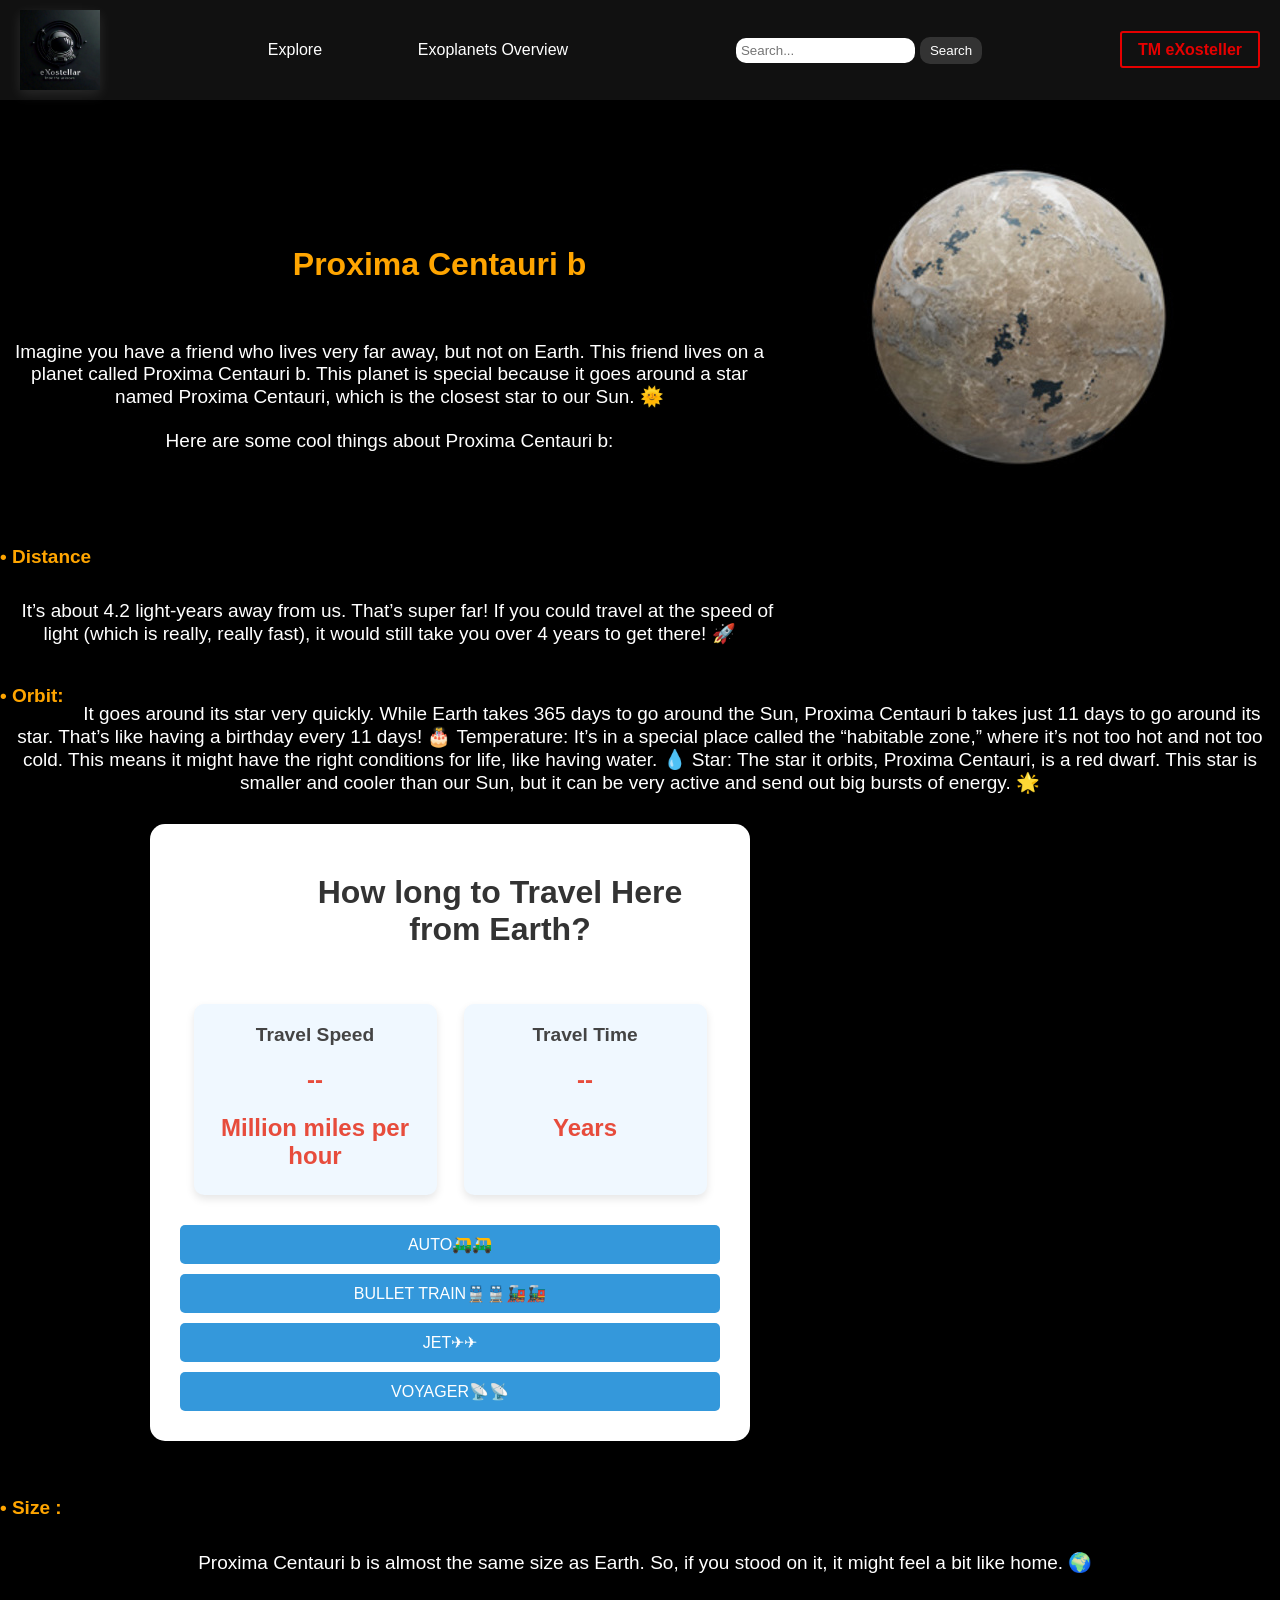
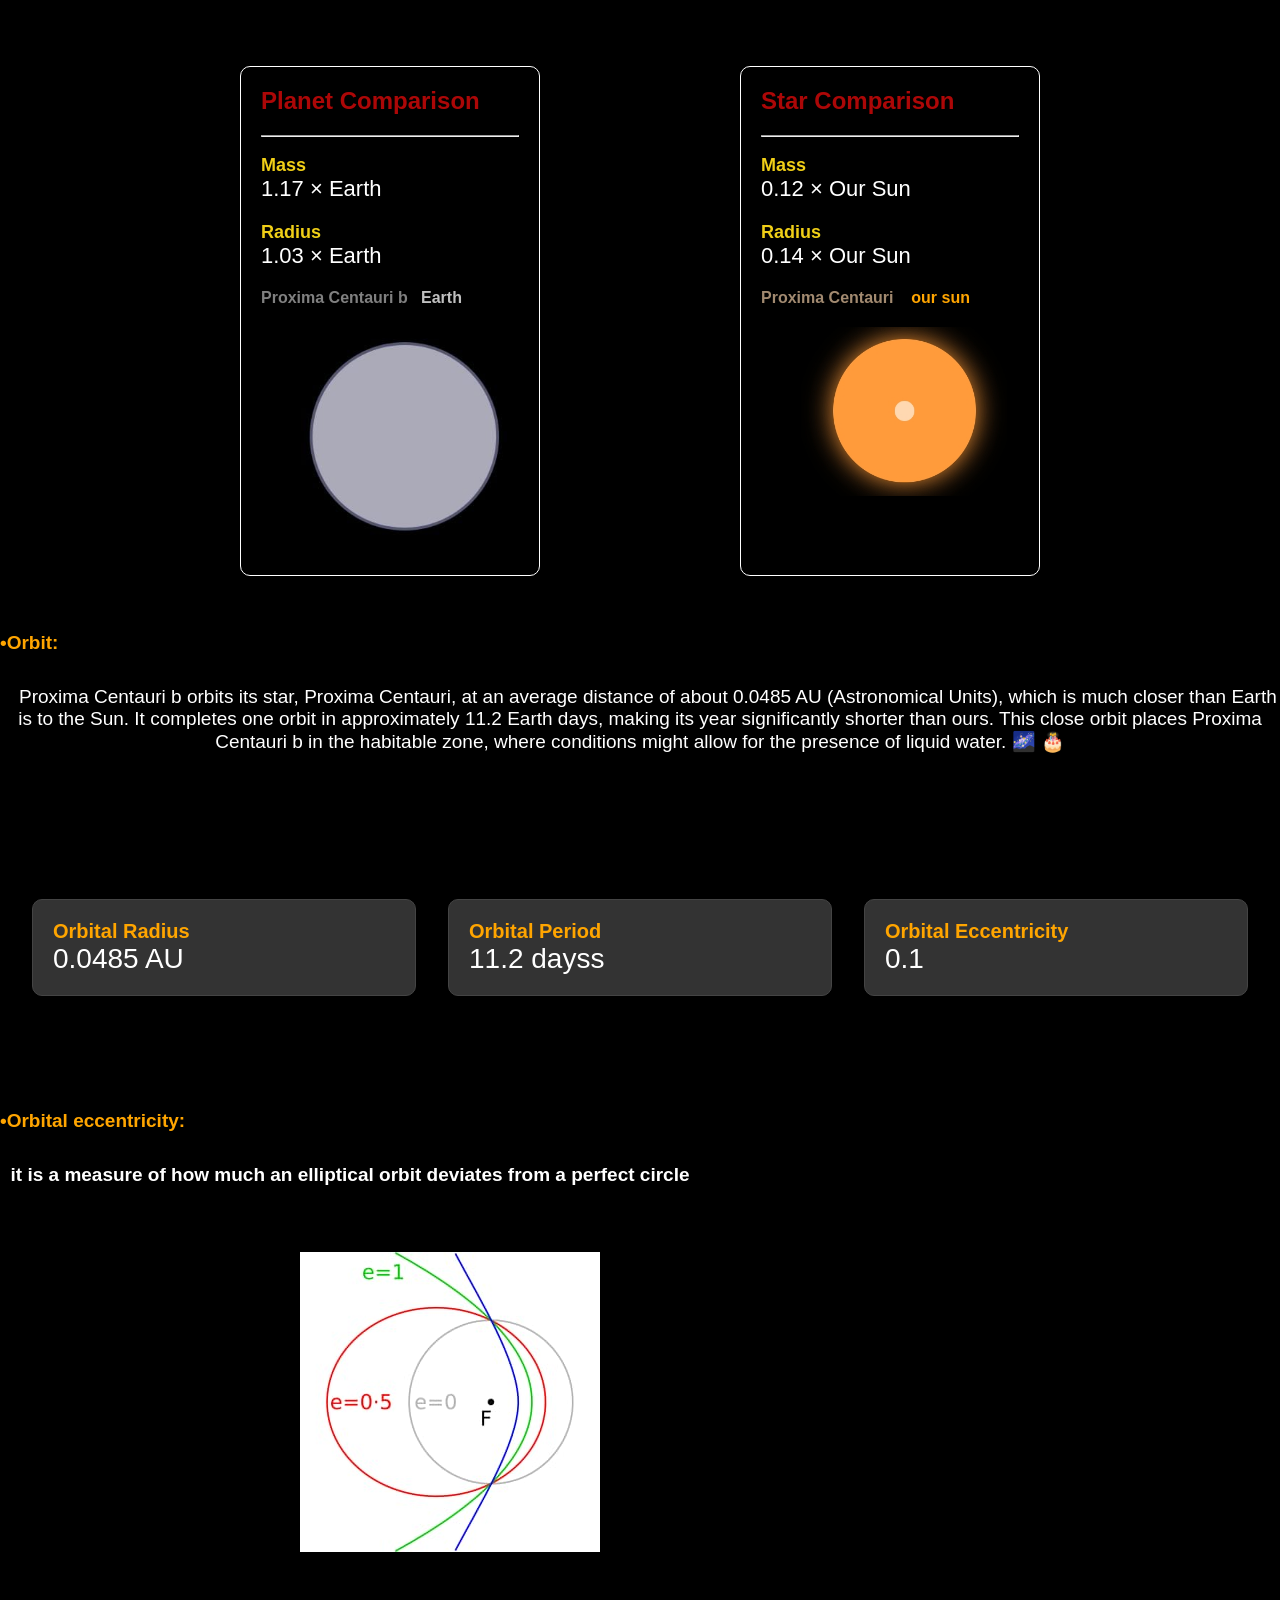
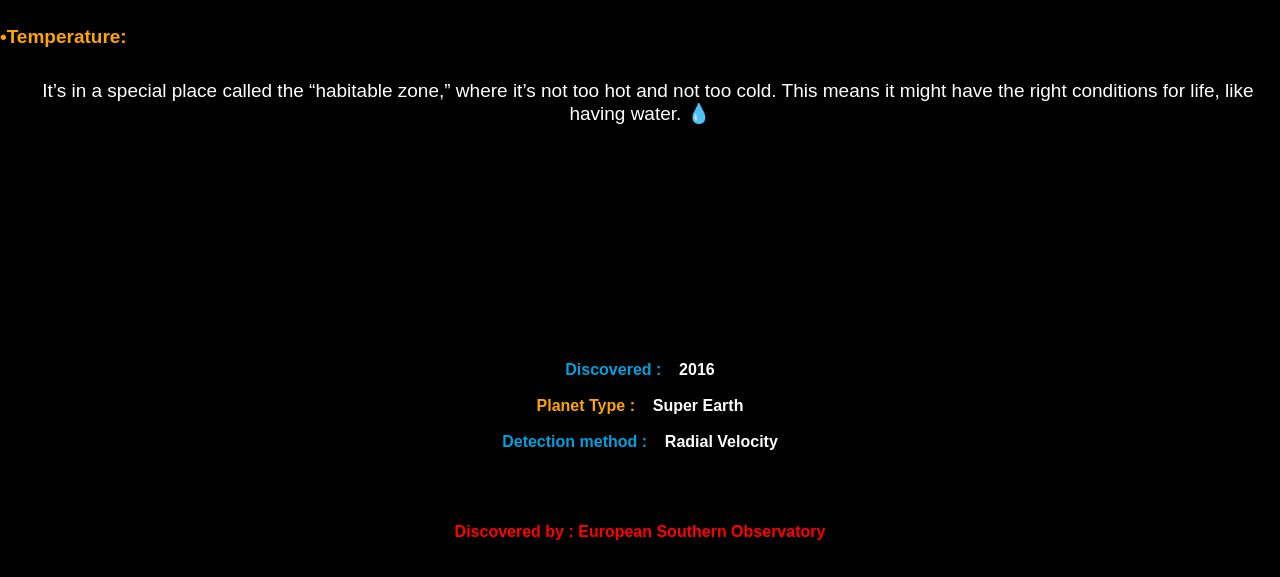
<file: proxima.html>
<html>
 <head>
   <title>Proxima Centuria b</title>
   <link href="stylenasa.css" rel="stylesheet">
<style>
    .proxima-img{
width:500px;
height:500px;
margin-right: 1px;
margin-top:40px;
float:right;
}
.keplers h1{
margin-left:100px;
}
.keplers p{
text-align:center;
font-size:19px;
margin-top:20px;
}

h5{
float: left;
font-size:19px;
margin-top:20px;
}
.containert{
    margin-top: 30;
    margin-left: 150px;
}
  /* Container styling */
  .containert {
      background-color: #fff;
      border-radius: 15px;
      padding: 30px;
      width: 80%;
      max-width: 600px;
      box-shadow: 0 8px 16px rgba(0, 0, 0, 0.2);
      text-align: center;
    }

    /* Heading styling */
    h1 {
      font-size: 2rem;
      color: #333;
      margin-bottom: 20px;
    }

    /* Styling the travel info section */
    .travel-info {
      display: flex;
      justify-content: space-around;
      margin-bottom: 30px;
    }

    .info-block {
      background-color: #f0f8ff;
      border-radius: 10px;
      padding: 20px;
      width: 45%;
      box-shadow: 0 4px 8px rgba(0, 0, 0, 0.1);
    }

    .info-block h2 {
      font-size: 1.2rem;
      color: #444;
      margin-bottom: 10px;
    }

    .info-block p {
      font-size: 1.5rem;
      font-weight: bold;
      color: #e74c3c;
      margin-bottom: 5px;
    }

    .unit {
      font-size: 1rem;
      color: #777;
    }

    /* Button group styling */
    .button-group {
      display: flex;
      flex-wrap: wrap;
      justify-content: center;
      gap: 10px;
    }

    .transport-btn {
      background-color: #3498db;
      color: white;
      border: none;
      padding: 10px 20px;
      border-radius: 5px;
      font-size: 1rem;
      cursor: pointer;
      transition: background-color 0.3s ease;
    }

    .transport-btn:hover {
      background-color: #2980b9;
    }

    /* Responsive adjustments */
    @media (max-width: 600px) {
      .travel-info {
        flex-direction: column;
      }

      .info-block {
        width: 100%;
        margin-bottom: 20px;
      }

      .button-group {
        flex-direction: column;
        width: 100%;
      }

      .transport-btn {
        width: 100%;
      }
    }


    .header {
            margin-bottom: 20px;
        }

        .header h1 {
            font-size: 32px;
            color: #fff;
        }

        .header p {
            font-size: 18px;
            color: #aaa;
        }

        .info {
            display: flex;
            justify-content: space-evenly;
            margin-bottom: 40px;
        }

        .info-item {
            font-size: 20px;
            background-color: #333;
            border: 1px solid #444;
            padding: 20px;
            width: 30%;
            border-radius: 10px;
        }

        .info-item .label {
            font-weight: bold;
            color: #ffa500;
        }

        .info-item .value {
            font-size: 28px;
            color: #fff;
        }

        .container {
            display: flex;
            justify-content: center;
            gap: 200px;
        }

        .comparison-card {
            background-color: #000000;
            border: 1px solid #ffffff;
            border-radius: 10px;
            padding: 20px;
            width: 300px;
        }

        .comparison-card h2 {
            font-size: 24px;
            margin-bottom: 20px;
            color: #ac0707;
        }

        .comparison-card .item {
            margin-bottom: 20px;
        }

        .comparison-card .label {
            font-weight: bold;
            font-size: 18px;
            color: #f0cf17;
        }

        .comparison-card .value {
            font-size: 22px;
            color: #ffffff; /* Orange color */
        }

        .comparison-card img {
            max-width: 80%;
            border-radius: 10px;
            margin-top: 20px;
        }
        .comparison-card img{
         margin-left: 40px;
        }
        .orbital{
margin-left: 300px;
        }
    </style>
 </head>   
<body>
    <nav class="navbar">
        <div class="logo">
            <a href="nasa.html">
            <img src="logo.jpg" alt="NASA Logo">
            </a>
        </div>
        <ul class="nav-links">
            <li><a href="gallery.html">Explore</a></li>
            <li>
                <a href="#">Exoplanets Overview</a>
                <ul class="dropdown">
                  <li><a href="kepler.html">Kepler-452b</a></li>
                  <li><a href="proxima.html">Proxima centuri b</a></li>
                  <li><a href="Cancri e.html"> 55 cancri e</a></li>
                  <li><a href="teagarden.html">Tea Garden's star b</a></li>
                </ul>
            </li>
            
        </ul>
        <div class="search-box">
            <input type="text" id="searchInput" placeholder="Search...">
            <button id="searchButton">Search</button>
        </div>
        <div class="live">
            <a href="#" id="openModal">TM eXosteller</a>
        </div>
    </nav>

    <!-- The Modal for Review Form -->
    <div id="reviewModal" class="modal">
        <div class="modal-content">
            <span class="close">&times;</span>
            <h2 class="teaminside">Team eXosteller</h2>
            <br>
            <hr>
            <br>
            <form id="reviewForm">
                <div class="form-group">
                    <label for="project">Project Name:</label>
                    <br>
                   <h4 class="teaminside"><b>Exoplanets Discoveries</b></h4>
                </div>

                <div class="form-group">
                    <label for="review">share your feedback:</label>
                    <textarea id="review" placeholder="Enter your review" required></textarea>
                </div>

                <div class="form-group">
                    <label>please rate our project:</label>
                    <div class="star-rating">
                        <input type="radio" name="rating" id="star5" value="5" required><label for="star5">&#9733;</label>
                        <input type="radio" name="rating" id="star4" value="4"><label for="star4">&#9733;</label>
                        <input type="radio" name="rating" id="star3" value="3"><label for="star3">&#9733;</label>
                        <input type="radio" name="rating" id="star2" value="2"><label for="star2">&#9733;</label>
                        <input type="radio" name="rating" id="star1" value="1"><label for="star1">&#9733;</label>
                    </div>
                </div>

                <button type="submit">Submit Review</button>
            </form>
        </div>
    </div>
    <div class="keplers">
        
    <div class="proxima-img">
      <img src="exoplanet-p.jpg">
    </div>
    <br><br><br><br><br><br><br>
    <center><h1><b><font color="orange">Proxima Centauri b</font></b></h1></center>
    <br>
    <p>
      Imagine you have a friend who lives very far away, but not on Earth. This friend lives on a planet called Proxima Centauri b. This planet is special because it goes around a star named Proxima Centauri, which is the closest star to our Sun. 🌞
<br><br>
      Here are some cool things about Proxima Centauri b:
    </p>
    <br>
       <br><br>
         <h5><font color="orange">• Distance</font> <br></h5>
        <br><br><br>
        <p>&nbsp;&nbsp; It’s about 4.2 light-years away from us. That’s super far! If you could travel at the speed of light (which is really, really fast), it would still take you over 4 years to get there! 🚀<br>
    </p>
    <h5><font color="orange">• Orbit: </font> <br></h5>
    <br><p>It goes around its star very quickly. While Earth takes 365 days to go around the Sun, Proxima Centauri b takes just 11 days to go around its star. That’s like having a birthday every 11 days! 🎂
      Temperature: It’s in a special place called the “habitable zone,” where it’s not too hot and not too cold. This means it might have the right conditions for life, like having water. 💧
      Star: The star it orbits, Proxima Centauri, is a red dwarf. This star is smaller and cooler than our Sun, but it can be very active and send out big bursts of energy. 🌟</p>
    <div class="containert">
        <h1>How long to Travel Here from Earth?</h1>
        <br><br>
        <div class="travel-info">
          <div class="info-block">
            <h2>Travel Speed</h2>
            <p id="speedValue">--</p>
            <p class="unit">Million miles per hour</p>
          </div>
          <div class="info-block">
            <h2>Travel Time</h2>
            <p id="timeValue">--</p>
            <p class="unit">Years</p>
          </div>
        </div>
        <div class="transport-options">
          <div class="button-group">
            <button onclick="calculateTime('auto')" class="transport-btn">AUTO🛺🛺</button>
            <button onclick="calculateTime('bullet')" class="transport-btn">BULLET TRAIN🚆🚆🚂🚂</button>
            <button onclick="calculateTime('jet')" class="transport-btn">JET✈✈</button>
            <button onclick="calculateTime('voyager')" class="transport-btn">VOYAGER📡📡</button>
            
          </div>
        </div>
      </div>
      <br><br>
      <h5><font color="orange">• Size :</font> <br></h5>
      <br><br><br>
      <p>&nbsp;&nbsp;Proxima Centauri b is almost the same size as Earth. So, if you stood on it, it might feel a bit like home. 🌍<br>
  </p>
        <br><br><br><br>
        
  
      
        <div class="container">

          <!-- Planet Comparison Card -->
          <div class="comparison-card">
              <h2>Planet Comparison</h2>
              <hr><br>
              <div class="item">
                  <span class="label">Mass</span><br>
                  <span class="value">1.17 × Earth</span>
              </div>
              <div class="item">
                  <span class="label">Radius</span><br>
                  <span class="value">1.03 × Earth</span>
              </div>
  
              <!-- Image for planet comparison -->
              <b><font color="grey">Proxima Centauri b</font>&nbsp;&nbsp;&nbsp;<font color="silver">Earth</font></b>
              <img src="proxima6.jfif" alt="Kepler-452b vs Earth">
          </div>
  
          <!-- Star Comparison Card -->
          <div class="comparison-card">
              <h2>Star Comparison</h2>
              <hr><br>
              <div class="item">
                  <span class="label">Mass</span><br>
                  <span class="value">0.12 × Our Sun</span>
              </div>
              <div class="item">
                  <span class="label">Radius</span><br>
                  <span class="value">0.14 × Our Sun</span>
              </div>
  
              <!-- Image for star comparison -->
              <b><font color="#a28a70">Proxima Centauri </font>&nbsp;&nbsp;&nbsp;<font color="orange">our sun</font></b>
              <img src="proxima7.jfif" alt="Kepler-452 vs Sun">
          </div>
  
      </div>
  
      
        <br><br>
        <h5><font color="orange">•Orbit:</font> <br></h5>
      <br><br><br>
      <p>&nbsp;&nbsp; 
        Proxima Centauri b orbits its star, Proxima Centauri, at an average distance of about 0.0485 AU (Astronomical Units), which is much closer than Earth is to the Sun. It completes one orbit in approximately 11.2 Earth days, making its year significantly shorter than ours. This close orbit places Proxima Centauri b in the habitable zone, where conditions might allow for the presence of liquid water. 🌌 🎂
        <br>
  </p>
  <br><br><br><br><br><br> <br>
        <!-- Info Section -->
      <div class="info">
        <div class="info-item">
            <span class="label">Orbital Radius</span><br>
            <span class="value">0.0485 AU</span>
        </div>
        <div class="info-item">
            <span class="label">Orbital Period</span><br>
            <span class="value">11.2 dayss</span>
        </div>
        <div class="info-item">
            <span class="label">Orbital Eccentricity</span><br>
            <span class="value">0.1</span>
        </div>
    </div>

        <br><br><br>
        <h5><font color="orange">•Orbital eccentricity:</font> <br></h5>
        <br><br><br>
        <h5> 
            &nbsp;&nbsp;it is a measure of how much an elliptical orbit deviates from a perfect circle
        </h5>
    <br><br><br><br><br><br>
    <img src="orbital.jpg" class="orbital"><br><br><br>
    <h5><font color="orange">•Temperature:</font> <br></h5>
      <br><br><br>
      <p>&nbsp;&nbsp;
        It’s in a special place called the “habitable zone,” where it’s not too hot and not too cold. This means it might have the right conditions for life, like having water. 💧
       <br>
  </p>

        <br><br><br><br> <br><br><br><br> <br><br><br><br> 
        <center><b><font color="orande">Discovered :</font>&nbsp;&nbsp;&nbsp;&nbsp;2016<br><br><font color="orange">Planet Type :</font>&nbsp;&nbsp;&nbsp;&nbsp;Super Earth</b></center><b><br><center><font color="orande">Detection method :</font>&nbsp;&nbsp;&nbsp;&nbsp;Radial Velocity</b></center></b>
        <br><br><br><br> 
        <center><b><font color="red">Discovered by : European Southern Observatory</font></b></center><br><br>
        
<!-- JavaScript for Sliding Functionality -->
<script>
    function calculateTime(mode) {
      let speed, time;

      switch (mode) {
    case 'auto':
        speed = 60; // Million miles per hour
        time = 47; // Years
        break;
    case 'bullet':
        speed = 120; // Million miles per hour
        time = 24; // Years
        break;
    case 'jet':
        speed = 600; // Million miles per hour
        time = 5; // Years
        break;
    case 'voyager':
        speed = 38; // Million miles per hour (Voyager 1 speed)
        time = 75; // Years
        break;
    case 'light':
        speed = 671; // Million miles per hour (Speed of light)
        time = 4; // Years
        break;
    default:
        speed = '--';
        time = '--';
}
      document.getElementById('speedValue').innerText = speed;
      document.getElementById('timeValue').innerText = time;
    }
  </script>
<script>
    // Get modal and open/close elements
    var modal = document.getElementById("reviewModal");
    var btn = document.getElementById("openModal");
    var span = document.getElementsByClassName("close")[0];
    var pageContent = document.querySelector(".page-content");

btn.onclick = function() {
modal.style.display = "block";
pageContent.style.opacity = "10"; // Reduce opacity of the page content
}

span.onclick = function() {
modal.style.display = "none";
pageContent.style.opacity = "1"; // Reset opacity when modal is closed
}

window.onclick = function(event) {
if (event.target == modal) {
    modal.style.display = "none";
    pageContent.style.opacity = "1"; // Reset opacity when modal is closed
}
}

    // Handle form submission
    document.getElementById('reviewForm').addEventListener('submit', function(e) {
        e.preventDefault(); // Prevent default form submission
        
        // Display a success message or clear the form
        alert("Thank you for your review!");

        // Close modal after submission
        modal.style.display = "none";

        // Clear form inputs
        document.getElementById('reviewForm').reset();
    });
</script>
</body>
</html>
</file>
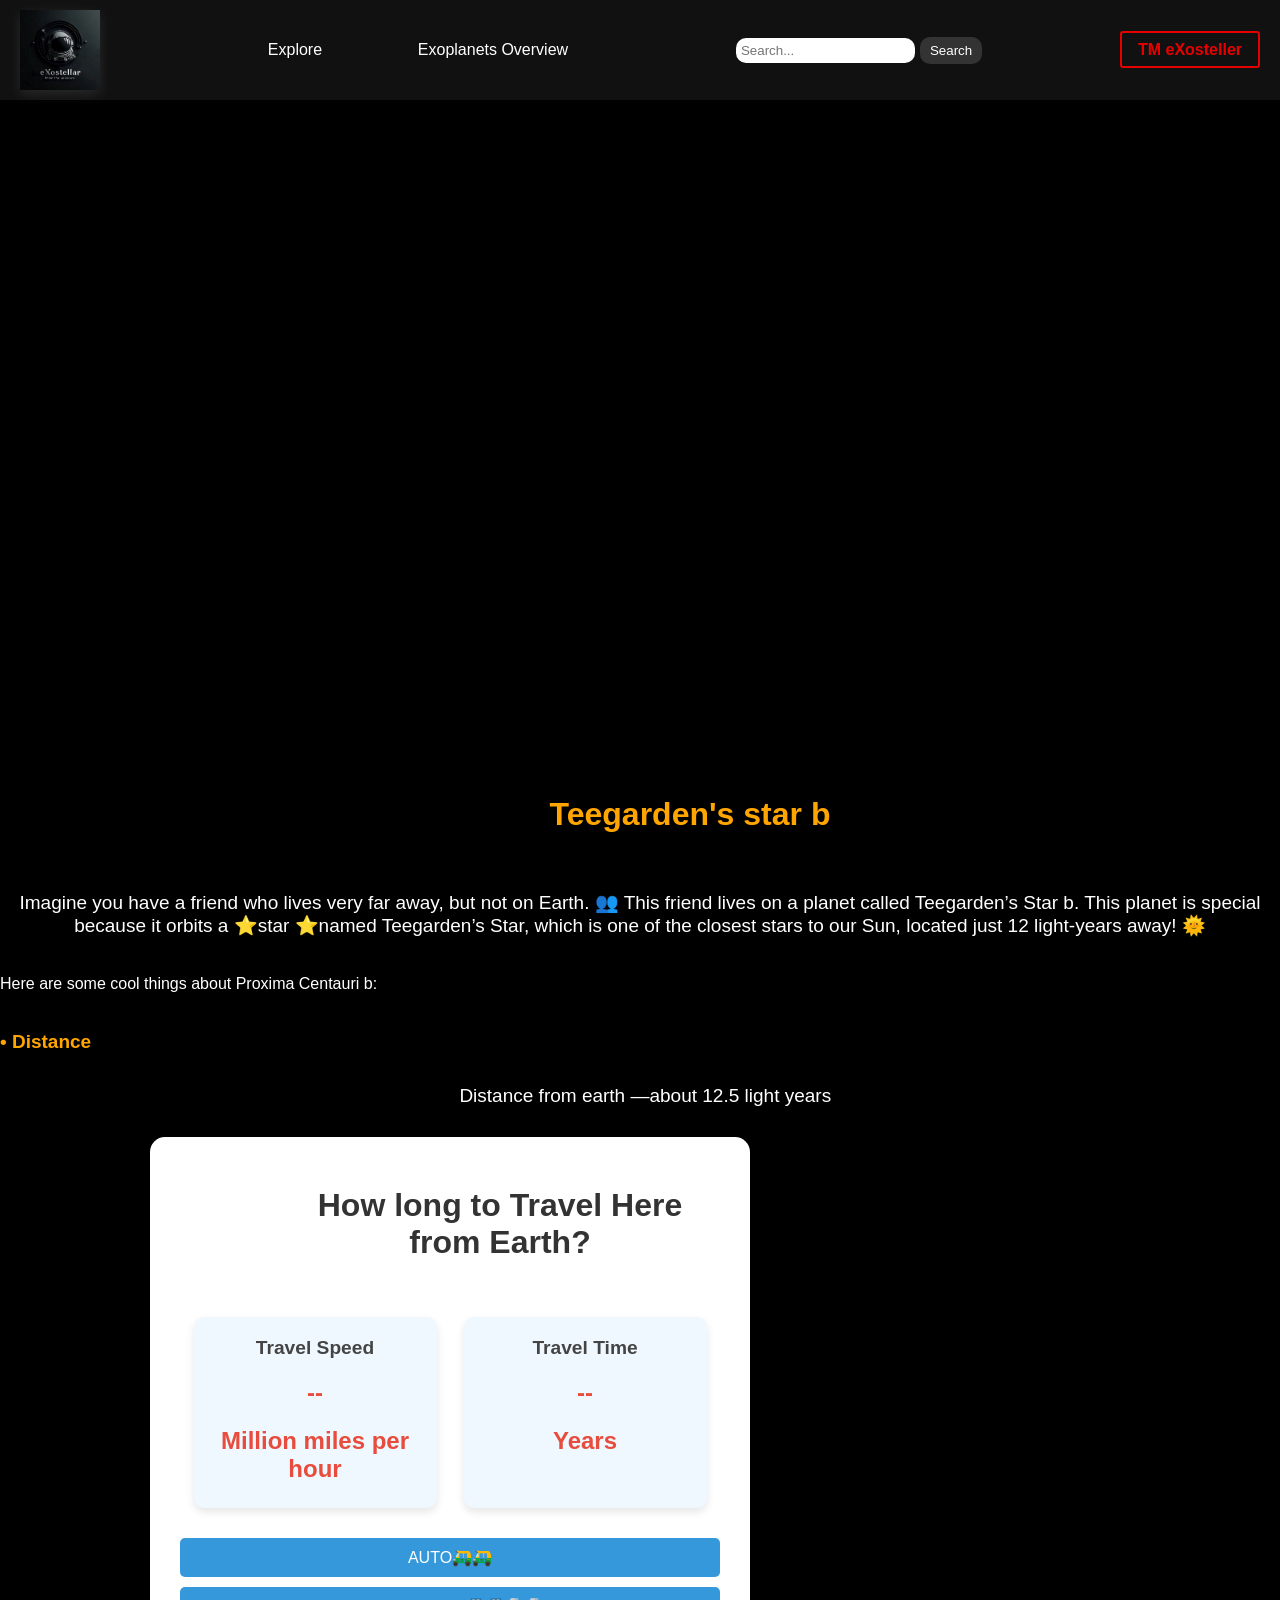
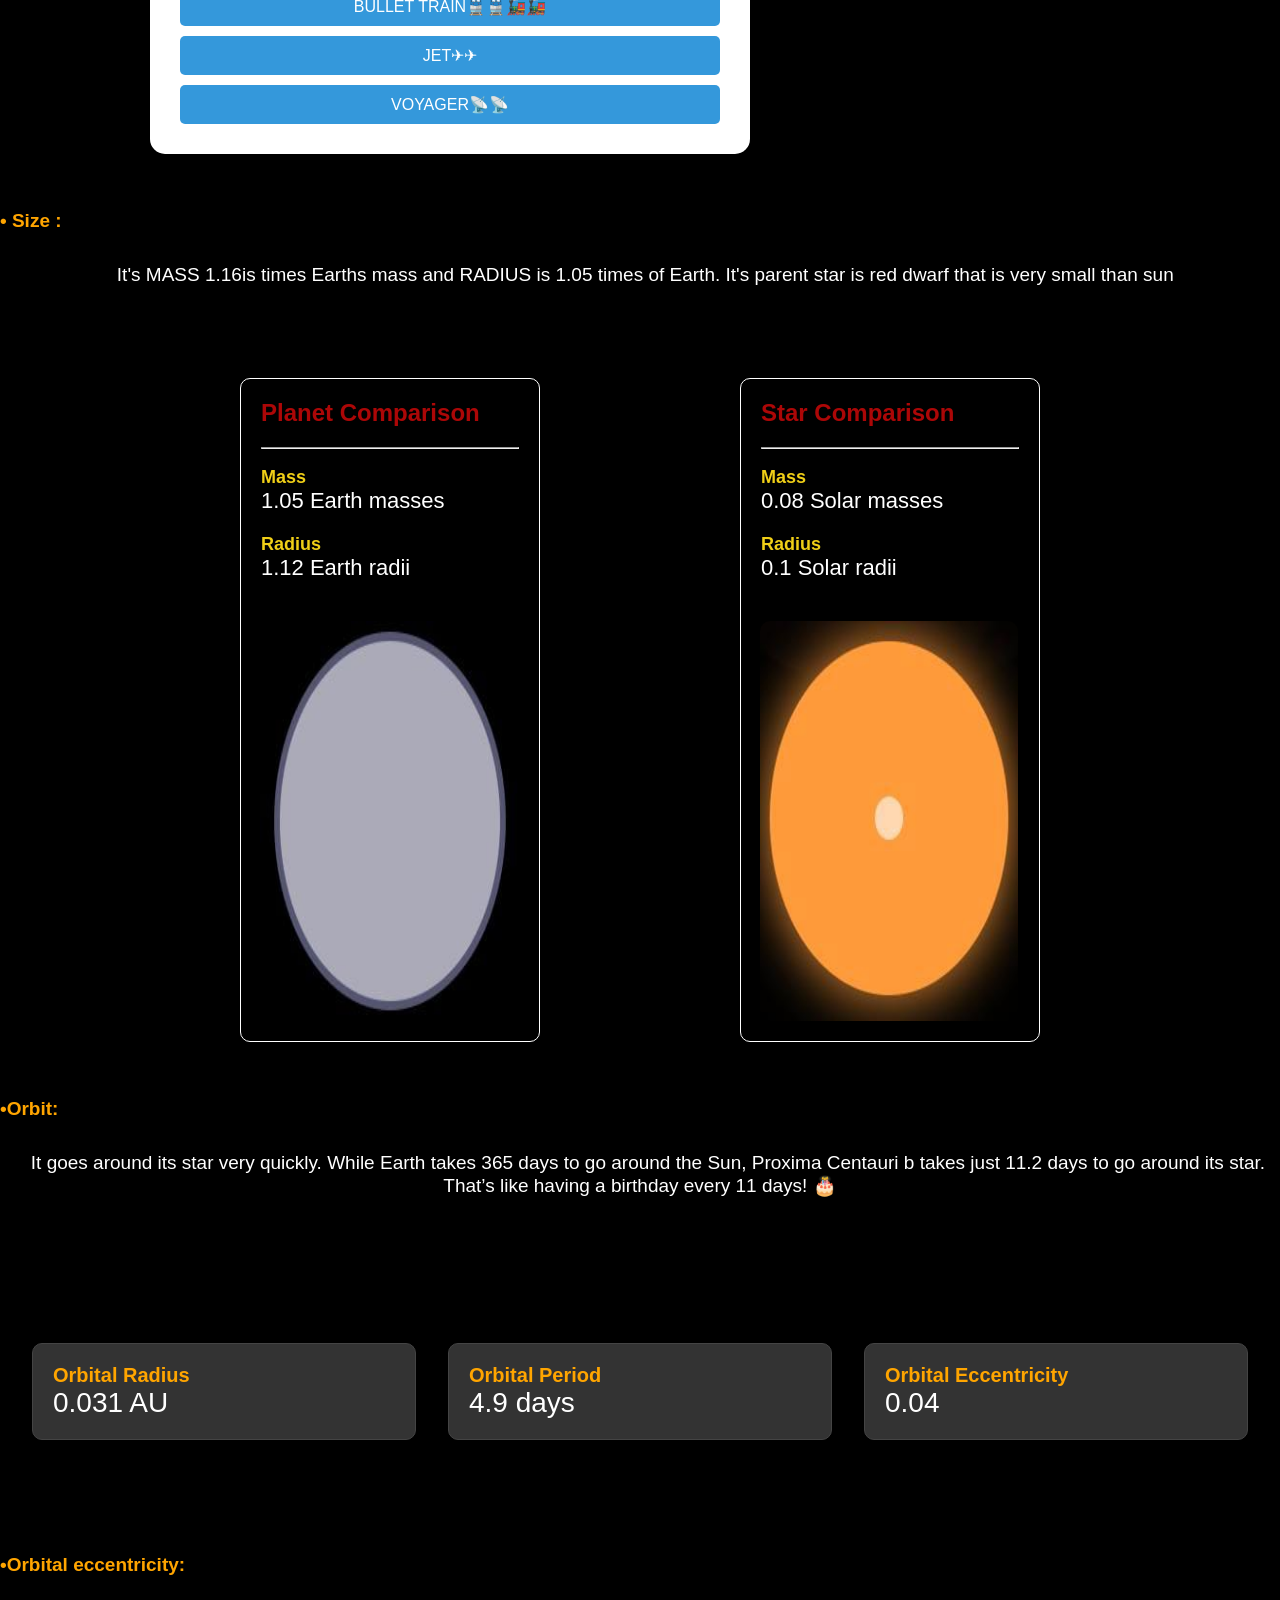
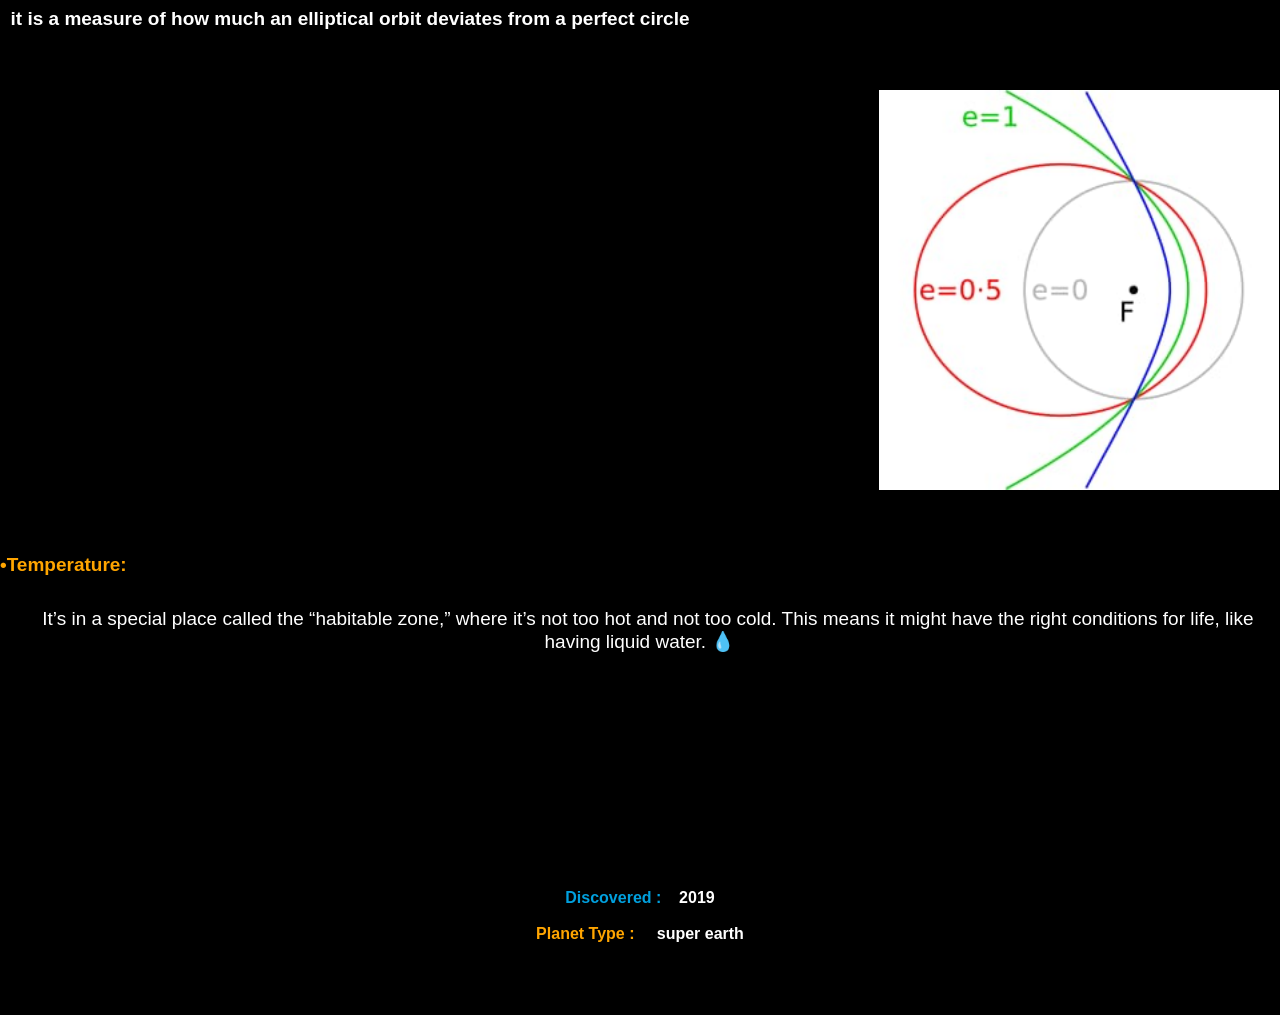
<file: teagarden.html>
<html>
 <head>
   <title>Teegarden's star b</title>
   <link href="stylenasa.css" rel="stylesheet">
<style>
    .keplers img{
width:400px;
height:400px;
margin-right: 1px;
margin-top:60px;
float:right;
}
.keplers h1{
margin-left:100px;
}
.keplers p{
text-align:center;
font-size:19px;
margin-top:20px;
}

h5{
float: left;
font-size:19px;
margin-top:20px;
}
.containert{
    margin-top: 30;
    margin-left: 150px;
}
  /* Container styling */
  .containert {
      background-color: #fff;
      border-radius: 15px;
      padding: 30px;
      width: 80%;
      max-width: 600px;
      box-shadow: 0 8px 16px rgba(0, 0, 0, 0.2);
      text-align: center;
    }

    /* Heading styling */
    h1 {
      font-size: 2rem;
      color: #333;
      margin-bottom: 20px;
    }

    /* Styling the travel info section */
    .travel-info {
      display: flex;
      justify-content: space-around;
      margin-bottom: 30px;
    }

    .info-block {
      background-color: #f0f8ff;
      border-radius: 10px;
      padding: 20px;
      width: 45%;
      box-shadow: 0 4px 8px rgba(0, 0, 0, 0.1);
    }

    .info-block h2 {
      font-size: 1.2rem;
      color: #444;
      margin-bottom: 10px;
    }

    .info-block p {
      font-size: 1.5rem;
      font-weight: bold;
      color: #e74c3c;
      margin-bottom: 5px;
    }

    .unit {
      font-size: 1rem;
      color: #777;
    }

    /* Button group styling */
    .button-group {
      display: flex;
      flex-wrap: wrap;
      justify-content: center;
      gap: 10px;
    }

    .transport-btn {
      background-color: #3498db;
      color: white;
      border: none;
      padding: 10px 20px;
      border-radius: 5px;
      font-size: 1rem;
      cursor: pointer;
      transition: background-color 0.3s ease;
    }

    .transport-btn:hover {
      background-color: #2980b9;
    }

    /* Responsive adjustments */
    @media (max-width: 600px) {
      .travel-info {
        flex-direction: column;
      }

      .info-block {
        width: 100%;
        margin-bottom: 20px;
      }

      .button-group {
        flex-direction: column;
        width: 100%;
      }

      .transport-btn {
        width: 100%;
      }
    }


    .header {
            margin-bottom: 20px;
        }

        .header h1 {
            font-size: 32px;
            color: #fff;
        }

        .header p {
            font-size: 18px;
            color: #aaa;
        }

        .info {
            display: flex;
            justify-content: space-evenly;
            margin-bottom: 40px;
        }

        .info-item {
            font-size: 20px;
            background-color: #333;
            border: 1px solid #444;
            padding: 20px;
            width: 30%;
            border-radius: 10px;
        }

        .info-item .label {
            font-weight: bold;
            color: #ffa500;
        }

        .info-item .value {
            font-size: 28px;
            color: #fff;
        }

        .container {
            display: flex;
            justify-content: center;
            gap: 200px;
        }

        .comparison-card {
            background-color: #000000;
            border: 1px solid #ffffff;
            border-radius: 10px;
            padding: 20px;
            width: 300px;
        }

        .comparison-card h2 {
            font-size: 24px;
            margin-bottom: 20px;
            color: #ac0707;
        }

        .comparison-card .item {
            margin-bottom: 20px;
        }

        .comparison-card .label {
            font-weight: bold;
            font-size: 18px;
            color: #f0cf17;
        }

        .comparison-card .value {
            font-size: 22px;
            color: #ffffff; /* Orange color */
        }

        .comparison-card img {
            max-width: 100%;
            border-radius: 10px;
            margin-top: 20px;
        }
        .comparison-card img{
         margin-left: 40px;
        }
        .orbital{
margin-left: 300px;
        }
    </style>
 </head>   
<body>
    <nav class="navbar">
        <div class="logo">
            <a href="nasa.html">
            <img src="logo.jpg" alt="NASA Logo">
            </a>
        </div>
        <ul class="nav-links">
            <li><a href="gallery.html">Explore</a></li>
            <li>
                <a href="#">Exoplanets Overview</a>
                <ul class="dropdown">
                    <li><a href="kepler.html">Kepler-452b</a></li>
                    <li><a href="proxima.html">Proxima centuri b</a></li>
                    <li><a href="Cancri e.html"> 55 cancri e</a></li>
                    <li><a href="teagarden.html">Teegarden's star b</a></li>
                </ul>
            </li>
            
        </ul>
        <div class="search-box">
            <input type="text" id="searchInput" placeholder="Search...">
            <button id="searchButton">Search</button>
        </div>
        <div class="live">
            <a href="#" id="openModal">TM eXosteller</a>
        </div>
    </nav>

    <!-- The Modal for Review Form -->
    <div id="reviewModal" class="modal">
        <div class="modal-content">
            <span class="close">&times;</span>
            <h2 class="teaminside">Team eXosteller</h2>
            <br>
            <hr>
            <br>
            <form id="reviewForm">
                <div class="form-group">
                    <label for="project">Project Name:</label>
                    <br>
                   <h4 class="teaminside"><b>Exoplanets Discoveries</b></h4>
                </div>

                <div class="form-group">
                    <label for="review">share your feedback:</label>
                    <textarea id="review" placeholder="Enter your review" required></textarea>
                </div>

                <div class="form-group">
                    <label>please rate our project:</label>
                    <div class="star-rating">
                        <input type="radio" name="rating" id="star5" value="5" required><label for="star5">&#9733;</label>
                        <input type="radio" name="rating" id="star4" value="4"><label for="star4">&#9733;</label>
                        <input type="radio" name="rating" id="star3" value="3"><label for="star3">&#9733;</label>
                        <input type="radio" name="rating" id="star2" value="2"><label for="star2">&#9733;</label>
                        <input type="radio" name="rating" id="star1" value="1"><label for="star1">&#9733;</label>
                    </div>
                </div>

                <button type="submit">Submit Review</button>
            </form>
        </div>
    </div>
    <div class="keplers">
        
    
      <video autoplay muted loop class="video-background">
        <source src="tea.mp4" type="video/mp4">
        Your browser does not support the video tag.
    </video>
    
    <br><br><br><br><br><br><br>
    <center><h1><b><font color="orange">Teegarden's star b</font></b></h1></center>
    <br>
    <p>
        Imagine you have a friend who lives very far away, but not on Earth. 👥 This friend lives on a planet called Teegarden’s Star b. This planet is special because it orbits a ⭐star ⭐named Teegarden’s Star, which is one of the closest stars to our Sun, located just 12 light-years away! 🌞
    </p>
    <br>
        Here are some cool things about Proxima Centauri b:<br><br>
         <h5><font color="orange">• Distance</font> <br></h5>
        <br><br><br>
        <p>&nbsp;&nbsp;Distance from earth —about 12.5 light years<br>
    </p>
    <div class="containert">
        <h1>How long to Travel Here from Earth?</h1>
        <br><br>
        <div class="travel-info">
          <div class="info-block">
            <h2>Travel Speed</h2>
            <p id="speedValue">--</p>
            <p class="unit">Million miles per hour</p>
          </div>
          <div class="info-block">
            <h2>Travel Time</h2>
            <p id="timeValue">--</p>
            <p class="unit">Years</p>
          </div>
        </div>
        <div class="transport-options">
          <div class="button-group">
            <button onclick="calculateTime('auto')" class="transport-btn">AUTO🛺🛺</button>
            <button onclick="calculateTime('bullet')" class="transport-btn">BULLET TRAIN🚆🚆🚂🚂</button>
            <button onclick="calculateTime('jet')" class="transport-btn">JET✈✈</button>
            <button onclick="calculateTime('voyager')" class="transport-btn">VOYAGER📡📡</button>
           
          </div>
        </div>
      </div>
      <br><br>
      <h5><font color="orange">• Size :</font> <br></h5>
      <br><br><br>
      <p>&nbsp;&nbsp;It's MASS	1.16is times Earths mass and 
        RADIUS is 	1.05 times of Earth. It's parent star is red dwarf that is very small than sun

        <br>
  </p>
        <br><br><br><br>
        
  
      
        <div class="container">

          <!-- Planet Comparison Card -->
          <div class="comparison-card">
              <h2>Planet Comparison</h2>
              <hr><br>
              <div class="item">
                  <span class="label">Mass</span><br>
                  <span class="value">1.05 Earth masses</span>
              </div>
              <div class="item">
                  <span class="label">Radius</span><br>
                  <span class="value">1.12 Earth radii</span>
              </div>
  
              <!-- Image for planet comparison -->
              <img src="tee1.jfif" alt="Kepler-452b vs Earth" width="100px" height="100px">
          </div>
  
          <!-- Star Comparison Card -->
          <div class="comparison-card">
              <h2>Star Comparison</h2>
              <hr><br>
              <div class="item">
                  <span class="label">Mass</span><br>
                  <span class="value">0.08 Solar masses</span>
              </div>
              <div class="item">
                  <span class="label">Radius</span><br>
                  <span class="value">0.1 Solar radii</span>
              </div>
  
              <!-- Image for star comparison -->
              <img src="tee2.jfif" alt="Kepler-452 vs Sun"  width="100px" height="100px">
          </div>
  
      </div>
  
      
        <br><br>
        <h5><font color="orange">•Orbit:</font> <br></h5>
      <br><br><br>
      <p>&nbsp;&nbsp; 
        It goes around its star very quickly. While Earth takes 365 days to go around the Sun, Proxima Centauri b takes just 11.2 days to go around its star. That’s like having a birthday every 11 days! 🎂
        <br>
  </p>
  <br><br><br><br><br><br> <br>
        <!-- Info Section -->
      <div class="info">
        <div class="info-item">
            <span class="label">Orbital Radius</span><br>
            <span class="value"> 0.031 AU </span>
        </div>
        <div class="info-item">
            <span class="label">Orbital Period</span><br>
            <span class="value">4.9 days</span>
        </div>
        <div class="info-item">
            <span class="label">Orbital Eccentricity</span><br>
            <span class="value">0.04</span>
        </div>
    </div>

        <br><br><br>
        <h5><font color="orange">•Orbital eccentricity:</font> <br></h5>
        <br><br><br>
        <h5> 
            &nbsp;&nbsp;it is a measure of how much an elliptical orbit deviates from a perfect circle
        </h5>
    <img src="orbital.jpg" class="orbital"><br><br><br><br><br><br><br><br><br><br><br><br><br><br><br><br><br><br><br><br><br><br><br><br><br><br><br><br><br><br>
    <h5><font color="orange">•Temperature:</font> <br></h5>
      <br><br><br>
      <p>&nbsp;&nbsp;
        It’s in a special place called the “habitable zone,” where it’s not too hot and not too cold. This means it might have the right conditions for life, like having liquid water. 💧


       <br>
  </p>

        <br><br><br><br> <br><br><br><br> <br><br><br><br> 
        <center><b><font color="orande">Discovered :</font>&nbsp;&nbsp;&nbsp;&nbsp;2019<br><br><font color="orange">Planet Type :</font>&nbsp;&nbsp;&nbsp;&nbsp; super earth</b></center>
        <br><br><br><br>
<!-- JavaScript for Sliding Functionality -->
<script>
    function calculateTime(mode) {
      let speed, time;

      switch (mode) {
    case 'auto':
        speed = 0.06; // Million miles per hour
        time = 218904; // Years
        break;
    case 'bullet':
        speed = 0.2; // Million miles per hour
        time = 65761; // Years
        break;
    case 'jet':
        speed = 0.6; // Million miles per hour
        time = 21890; // Years
        break;
    case 'voyager':
        speed = 0.038; // Million miles per hour (Voyager 1 speed)
        time = 344,828; // Years
        break;
    case 'light':
        speed = 670.616; // Million miles per hour (Speed of light)
        time = 12; // Years
        break;
    default:
        speed = '--';
        time = '--';
}

      document.getElementById('speedValue').innerText = speed;
      document.getElementById('timeValue').innerText = time;
    }
  </script>
<script>
    // Get modal and open/close elements
    var modal = document.getElementById("reviewModal");
    var btn = document.getElementById("openModal");
    var span = document.getElementsByClassName("close")[0];
    var pageContent = document.querySelector(".page-content");

btn.onclick = function() {
modal.style.display = "block";
pageContent.style.opacity = "10"; // Reduce opacity of the page content
}

span.onclick = function() {
modal.style.display = "none";
pageContent.style.opacity = "1"; // Reset opacity when modal is closed
}

window.onclick = function(event) {
if (event.target == modal) {
    modal.style.display = "none";
    pageContent.style.opacity = "1"; // Reset opacity when modal is closed
}
}

    // Handle form submission
    document.getElementById('reviewForm').addEventListener('submit', function(e) {
        e.preventDefault(); // Prevent default form submission
        
        // Display a success message or clear the form
        alert("Thank you for your review!");

        // Close modal after submission
        modal.style.display = "none";

        // Clear form inputs
        document.getElementById('reviewForm').reset();
    });
</script>
</body>
</html>
</file>
<file: stylenasa.css>
* {
    margin: 0;
    padding: 0;
    box-sizing: border-box;
}
html {
  scroll-behavior: smooth;
}
body {
    font-family: 'Arial', sans-serif;
    background-color: #000;
    color: white;
}

.navbar {
    display: flex;
    justify-content: space-between;
    align-items: center;
    background-color: #111;
    padding: 10px 20px;
    height: 100px;
}

.logo img {
    width: 50px;
    box-shadow: 0px 4px 12px rgba(255, 255, 255, 0.1);
}

.nav-links {
    list-style: none;
    display: flex;
}

.nav-links li {
    position: relative;
    margin: 0 15px;
}

.nav-links a {
    color: white;
    text-decoration: none;
    font-size: 16px;
    padding: 10px 15px;
    display: block;
    transition: 0.3s;
}

.nav-links a:hover {
    background-color: #333;
}

.dropdown {
    display: none;
    position: absolute;
    background-color: #222;
    list-style: none;
    top: 40px;
    padding: 10px 0;
}

.nav-links li:hover .dropdown {
    display: block;
}

.dropdown li {
    width: 150px;
}

.search-box {
    display: flex;
    align-items: center;
}

.search-box input {
    padding: 5px;
    border: none;
    border-radius: 10px;
    margin-right: 5px;
}

.search-box button {
    background-color: #333;
    color: white;
    border: none;
    padding: 6px 10px;
    border-radius: 10px;
    cursor: pointer;
}

.search-box button:hover {
    background-color: #444;
}

.live a {
    color: #e60000;
    font-weight: bold;
    text-decoration: none;
    padding: 8px 16px;
    border: 2px solid #e60000;
    border-radius: 3px;
    transition: background-color 0.3s ease;
}

.live a:hover {
    background-color: #e60000;
    color: white;
}

.hero {
    text-align: center;
    padding: 100px 20px;
    background-size: cover;
    background-position: center;
    margin-left: 150px;
    
}

.hero h1 {
    font-size: 64px;
    margin-top: 60px;
    float:left;
    
}
.earth{
width:600px;
height:500px;
float:right;
margin-right: 150px;
}
.modal {
    display: none;
    position: fixed;
    z-index: 1;
    left: 0;
    top: 0;
    width: 100%;
    height: 100%;
    background-color: rgba(0, 0, 0, 0.5);
}

.modal-content {
    background-color: white;
    margin: 15% auto;
    padding: 20px;
    border: 1px solid #888;
    width: 40%;
    border-radius: 10px;
}

.close {
    color: #aaa;
    float: right;
    font-size: 28px;
    font-weight: bold;
    cursor: pointer;
}

.close:hover, .close:focus {
    color: #000;
    text-decoration: none;
    cursor: pointer;
}

.form-group {
    margin-bottom: 15px;
    color: red;
}

.form-group label {
    display: block;
    margin-bottom: 5px;
}

.form-group input, .form-group textarea {
    width: 100%;
    padding: 10px;
    border: 1px solid #ccc;
    border-radius: 4px;
}

.form-group textarea {
    resize: none;
    height: 100px;
}

.star-rating {
    display: flex;
    justify-content: center;
    margin-bottom: 15px;
}

.star-rating input {
    display: none;
}

.star-rating label {
    font-size: 30px;
    color: #ccc;
    cursor: pointer;
}

.star-rating input:checked ~ label {
    color: #f39c12;
}

.star-rating label:hover,
.star-rating label:hover ~ label {
    color: #f39c12;
}

button {
    width: 100%;
    padding: 10px;
    background-color: #28a745;
    color: white;
    border: none;
    border-radius: 4px;
    cursor: pointer;
}

button:hover {
    background-color: #218838;
}
.teaminside{
color: #000;;
}

.exo-def{
margin-left:175px;
font-size:20px;
font-style:courirer;
align-items: right;
letter-spacing: 2px;
}
.logo img{
width:80px;
height:80px;
}
.gallery {
  display: grid;
  grid-template-columns: repeat(auto-fill, minmax(160px, 1fr));
  gap: 140px;
margin-left:220px;
margin-top:295px;
font-size:14px;
}

/* Gallery Item CSS */
.gallery-item {
    perspective: 1000px;
}

.gallery-inner {
    position: relative;
    width: 150px;
    height: 150px;
    transition: transform 0.8s;
    transform-style: preserve-3d;
    box-shadow: 0px 4px 12px rgba(255, 255, 255, 0.1);
}

.gallery-item:hover .gallery-inner {
    transform: rotateY(180deg);
}

.gallery-front, .gallery-back {
    position: absolute;
    width: 100%;
    height: 100%;
    backface-visibility: hidden;
    display: flex;
    align-items: center;
    justify-content: center;
}

.gallery-front img {
    width: 100%;
    height: 100%;
}

.gallery-back {
    background-color: #000;
    color: red;
    transform: rotateY(180deg);
    padding: 10px;
    text-align: center;
    border: 2px red solid;
}
.gallery-back a{
color: inherit; 
text-decoration: none;
}

.footer{
background-color:#FFF39A;
height:175px;
color:black;
font-weight:bold;
text-align:center;
margin-top:20px;
}
.footer h1{
padding-top:50px;
}
.highlight {
            background-color: yellow;
            font-weight: bold;
        }
.image-button {
    float:left;
    align-items: center;
    width:100px;
    height:120px;
    background-color: yellow;
    cursor: pointer;
    border-radius: 45px;
    border: #ccc 4px solid;
    margin-top:80px;
    margin-left: 10px;
}
.image-button img {
    width: 70px;
    height: 50px;
}

.button-link {
     display: inline-block;
     color: white;
     text-align: center;
     text-decoration: none;
     border-radius: 5px;
     font-size: 16px;
     transition: background-color 0.3s ease;
font-size:16px;
font-weight:bold;
color:black;
}
.output {
    margin-bottom: 20px;
}
/* Slideshow container */
.slideshow-container {
    width: 1200px;
    height:1000px;
    position: relative;
    margin: auto;
    background-image: url('bg1.jpg');
    color:#000;
    border: 2px white solid;
  }
  
  /* Next & previous buttons */
  .prev, .next {
    cursor: pointer;
    position: absolute;
    top: 50%;
    width: auto;
    padding: 16px;
    margin-top: -22px;
    color: rgb(238, 235, 235);
    font-weight: bold;
    font-size: 18px;
    transition: 0.6s ease;
    border-radius: 0 3px 3px 0;
    user-select: none;
  }
  
  /* Position the "next button" to the right */
  .next {
    right: 0;
    border-radius: 3px 0 0 3px;
  }
  
  /* On hover, add a black background color with a little bit see-through */
  .prev:hover, .next:hover {
    background-color: rgba(255, 249, 249, 0.8);
  }
  
  /* Caption text */
  .text {
    color: #f5f2f2;
    font-size: 15px;
    padding: 8px 12px;
    position: absolute;
    bottom: 8px;
    width: 100%;
    text-align: center;
  }
  
  /* Number text (1/3 etc) */
  .numbertext {
    color: #f2f2f2;
    font-size: 12px;
    padding: 8px 12px;
    position: absolute;
    top: 0;
  }
  
  /* The dots/bullets/indicators */
  .dot {
    cursor: pointer;
    height: 15px;
    width: 15px;
    margin: 0 2px;
    background-color: #bbb;
    border-radius: 50%;
    display: inline-block;
    transition: background-color 0.6s ease;
  }
  
  .active, .dot:hover {
    background-color: #fffcfc;
  }
  
  /* Fading animation */
  .fade {
    animation-name: fade;
    animation-duration: 1.5s;
  }
  
  @keyframes fade {
    from {opacity: .4} 
    to {opacity: 1}
  }
  
  /* On smaller screens, decrease text size */
  @media only screen and (max-width: 300px) {
    .prev, .next,.text {font-size: 11px}
  }
  .video-background {
   width:700px;
   height:550px;
   margin-left: 250px;
   
     /* Keep the video in the background */
}

.content {
    position: relative;
    z-index: 1; /* Ensures the content is above the video */
    color: rgb(255, 255, 255);
    text-align: center;
    top: 50%;
    transform: translateY(-50%);
}
 h1 {
    font-size: 36px;
    margin: 20px 0 10px;
    color: white;
}

h2 {
    color: #a2a2e0;
    margin: 0 0 20px;
}

.info-box {
    background-color: #fffefe;
    display: inline-block;
    padding: 10px 20px;
    margin-bottom: 20px;
    border-radius: 5px;
    color: black;
}

p {
    font-size: 18px;
    margin: 0 0 20px;
}

.more-info {
    color: lightblue;
    cursor: pointer;
    font-size: 18px;
}

/* Popup overlay */
.popup-overlay {
    margin-left: 100px;
    margin-top: -270px;
    width: 1000px;
    height: 100%;
    background: rgba(0, 0, 0, 0.8);
    display: none;
    align-items: center;
    justify-content: center;
}

/* Popup content */
.popup-content {
    background-color: rgb(0, 0, 0);
    padding: 20px;
    border-radius: 10px;
    width:1000px;
    text-align: center;
    color: rgb(255, 255, 251);
    border:white 2px solid;
}

.close-popup {
    color: red;
    cursor: pointer;
    font-size: 20px;
    margin-top: 10px;
}
a{
text-align: left;

}
.popup-content .video-background {
    width:700px;
    height:550px;
    margin-left: 50px;}
.transit1{
    width:200px;
    height: 500px;
}
.gravity1{
width: 350px;
height: 400px;
margin-left: 5s0px;
}
.gravity2{
    width: 500px;
    height: 500px;
    margin-left: 5s0px;
    }
/* ===== Responsive fixes for images, videos, and galleries ===== */
img, video {
    max-width: 100%;
    height: auto;
    display: block;
}

.gallery-item {
    width: 100%;
    max-width: 100%;
    overflow: hidden;
}

.hero video {
    width: 100%;
    height: auto;
    max-height: 500px;
    object-fit: cover;
}

.image-button img {
    max-width: 100%;
    height: auto;
}

iframe {
    max-width: 100%;
    height: auto;
}

.popup-content {
    width: 90%;
    max-width: 900px;
}

.navbar ul.nav-links {
    flex-wrap: wrap;
}

.navbar ul.nav-links li {
    flex: 1 1 auto;
    min-width: 120px;
}
</file>
